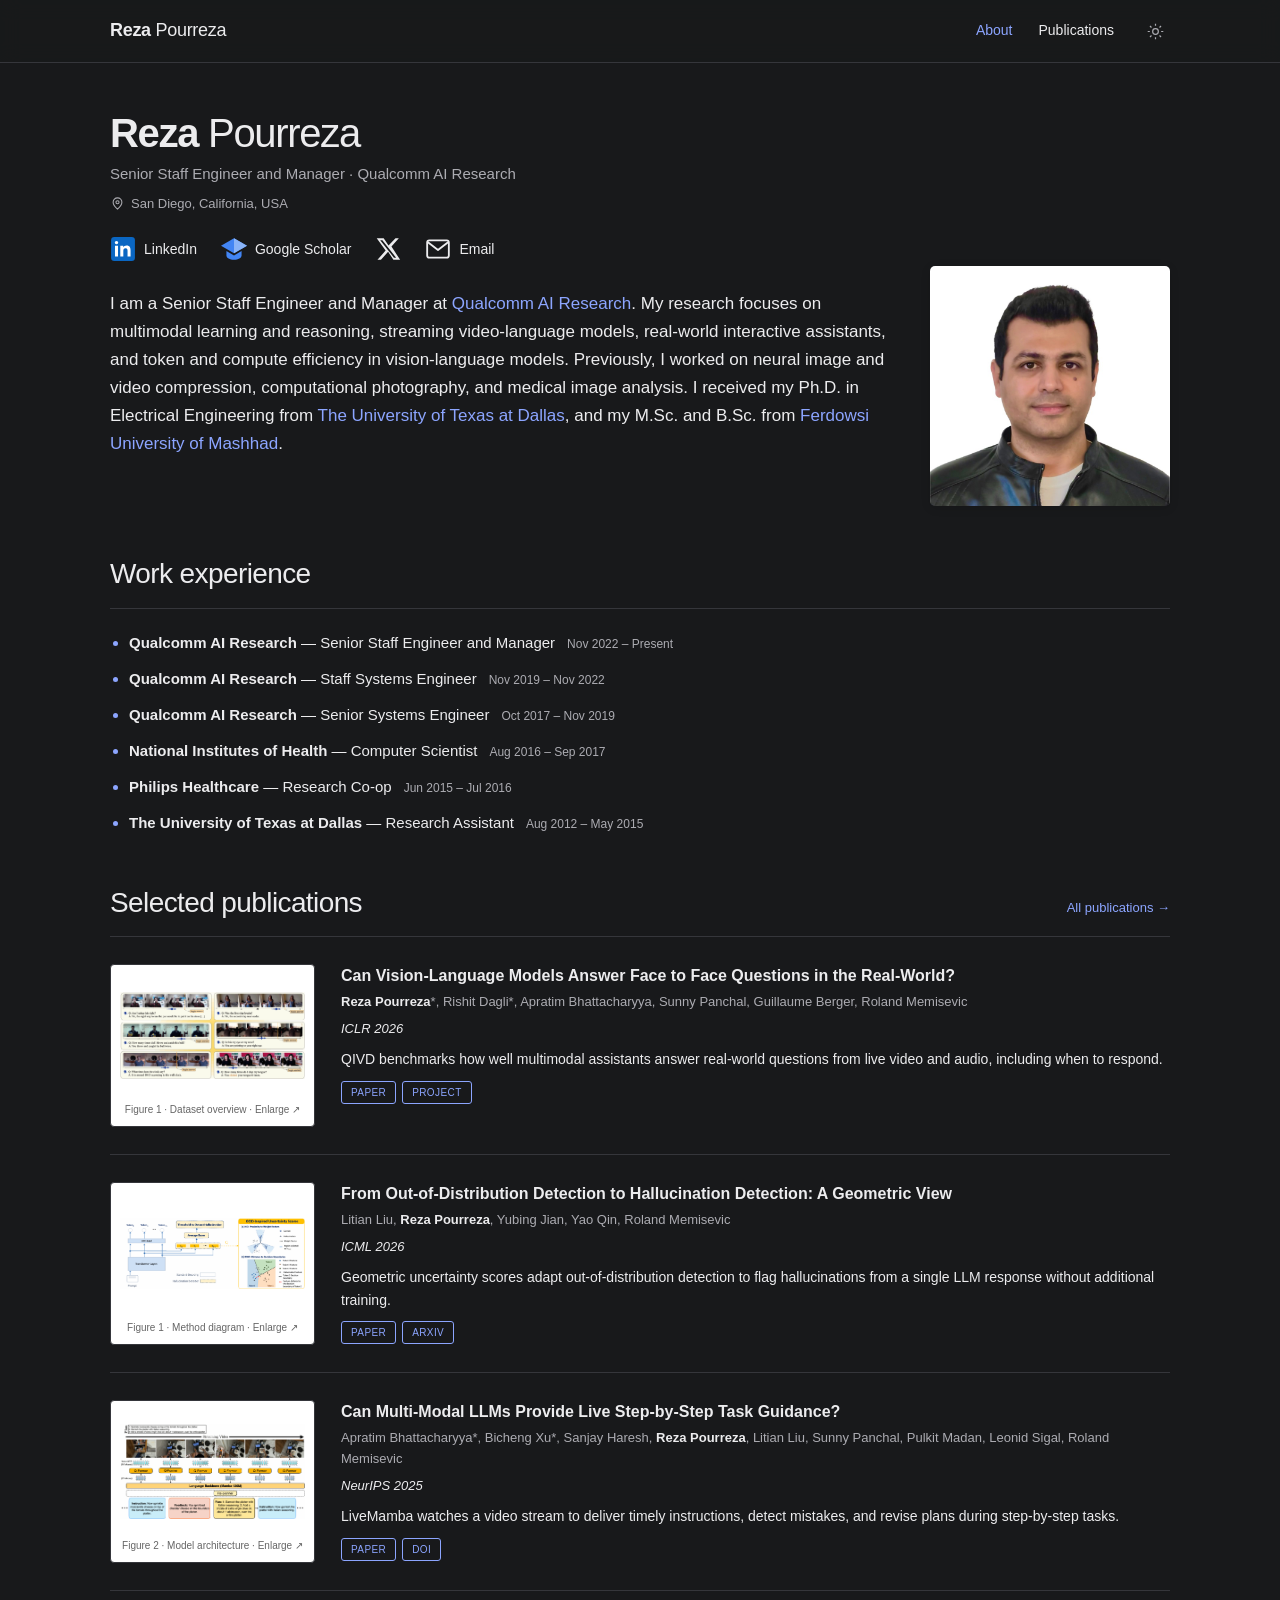
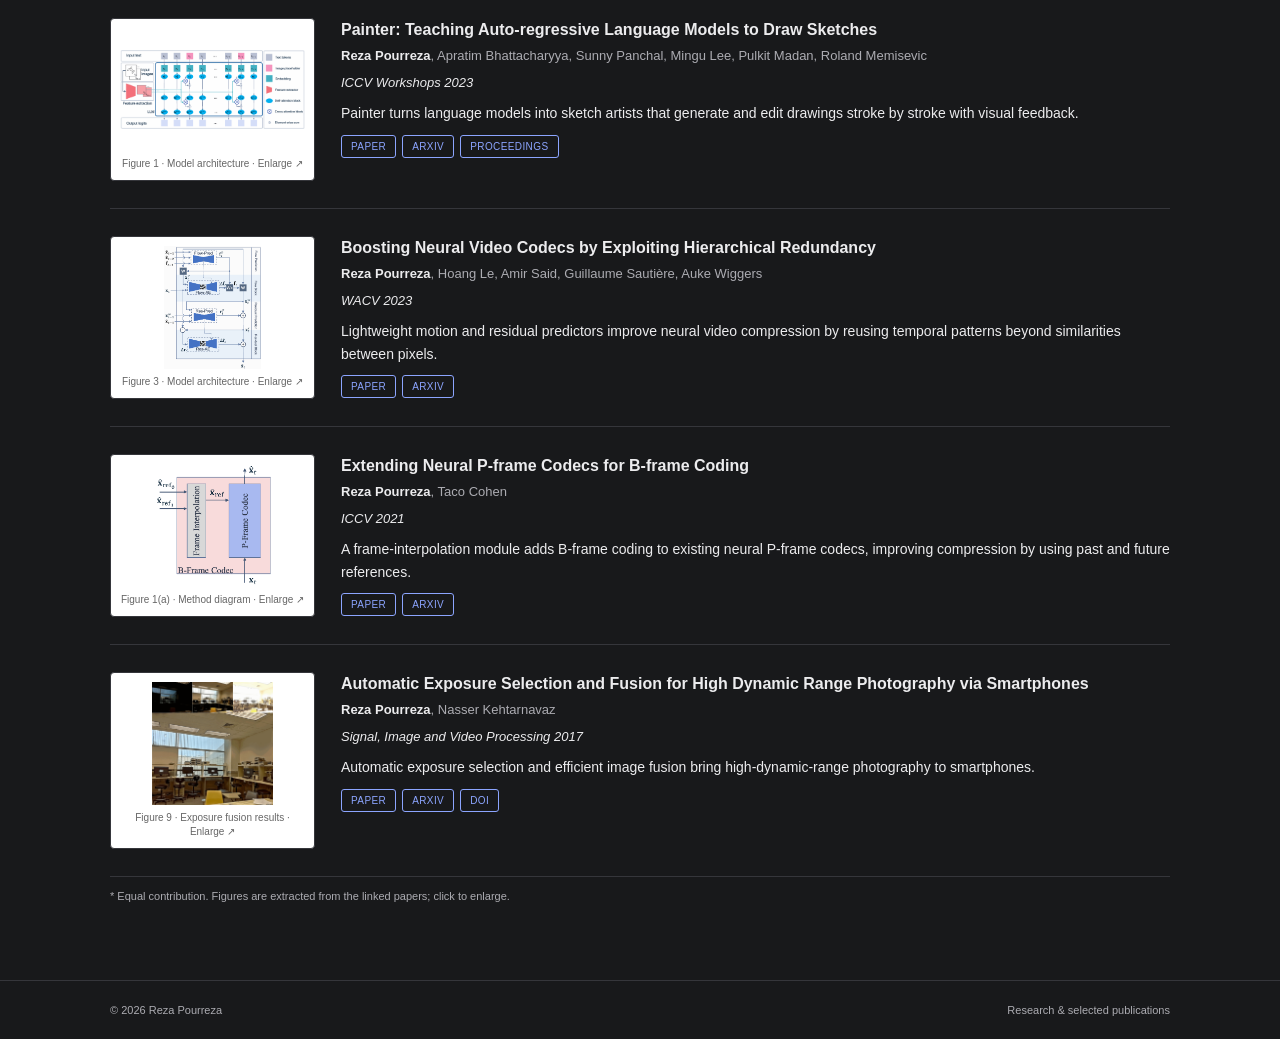
<file: index.html>
<!doctype html>
<html lang="en" data-theme="dark"><head><meta charset="utf-8"><meta name="viewport" content="width=device-width, initial-scale=1"><meta name="description" content="Reza Pourreza is a Senior Staff Engineer and Manager at Qualcomm AI Research in San Diego, working on multimodal reasoning and token and compute efficiency in vision-language models."><meta name="theme-color" content="#18191b"><title>Reza Pourreza | Qualcomm AI Research</title><link rel="icon" type="image/svg+xml" href="assets/favicon.svg"><script>try {document.documentElement.dataset.theme=localStorage.getItem("reza-theme-v2")==="light"?"light":"dark"} catch {}</script><link rel="stylesheet" href="assets/style.css"><script src="assets/site.js" defer></script></head><body><a class="skip-link" href="#main">Skip to content</a><header class="site-header"><div class="container header-inner"><a class="wordmark" href="index.html"><strong>Reza</strong> Pourreza</a><nav class="site-nav" aria-label="Main navigation"><a href="index.html" aria-current="page">About</a><a href="publications.html">Publications</a><button class="theme-toggle" type="button" aria-label="Switch to light theme" hidden><svg class="moon" width="17" height="17" viewBox="0 0 24 24" fill="none" stroke="currentColor" stroke-width="1.7" aria-hidden="true"><path d="M20.8 13.1A9 9 0 0 1 10.9 3.2a9 9 0 1 0 9.9 9.9Z"/></svg><svg class="sun" width="17" height="17" viewBox="0 0 24 24" fill="none" stroke="currentColor" stroke-width="1.7" aria-hidden="true"><circle cx="12" cy="12" r="4"/><path d="M12 1v3m0 16v3M1 12h3m16 0h3M4.2 4.2l2.1 2.1m11.4 11.4 2.1 2.1M4.2 19.8l2.1-2.1M17.7 6.3l2.1-2.1"/></svg></button></nav></div></header><main class="container" id="main"><h1><strong>Reza</strong> Pourreza</h1><p class="role">Senior Staff Engineer and Manager · Qualcomm AI Research</p><p class="location"><svg viewBox="0 0 24 24" aria-hidden="true" fill="none" stroke="currentColor" stroke-width="1.7"><path d="M19 10c0 5-7 11-7 11S5 15 5 10a7 7 0 1 1 14 0Z"/><circle cx="12" cy="10" r="2.5"/></svg>San Diego, California, USA</p><nav class="social-links" aria-label="Professional profiles and email"><a class="social-linkedin" href="https://www.linkedin.com/in/rpourreza/" title="LinkedIn" aria-label="LinkedIn"><svg viewBox="0 0 24 24" aria-hidden="true"><rect x="1" y="1" width="22" height="22" rx="3" fill="#0a66c2"/><path fill="#fff" d="M6 4.5a1.6 1.6 0 1 1 0 3.2 1.6 1.6 0 0 1 0-3.2ZM4.6 9h2.8v10H4.6ZM9.5 9h2.7v1.4c.6-1 1.6-1.7 3.1-1.7 3 0 3.7 2 3.7 4.6V19h-2.8v-5.1c0-1.3-.1-2.6-1.8-2.6s-2.1 1.3-2.1 2.5V19H9.5Z"/></svg><span>LinkedIn</span></a><a class="social-scholar" href="https://scholar.google.com/citations?hl=en&amp;user=BqNYf-oAAAAJ&amp;view_op=list_works&amp;sortby=pubdate" title="Google Scholar" aria-label="Google Scholar, sorted by date"><svg viewBox="0 0 24 24" aria-hidden="true"><path fill="#4285f4" d="M12 2 0 9l12 7 12-7L12 2Z"/><path fill="#4285f4" d="M5 13.8V18c0 2.2 3.1 4 7 4s7-1.8 7-4v-4.2L12 18l-7-4.2Z"/><path fill="#8ab4f8" d="m12 2 12 7-12 7V2Z"/></svg><span>Google Scholar</span></a><a class="social-x" href="https://x.com/reza_pourreza" title="X" aria-label="X"><svg viewBox="0 0 24 24" aria-hidden="true"><path d="M18.9 2H22l-6.8 7.8L23.2 22H17l-4.9-7.5L5.5 22H2.3l7.5-8.6L1.6 2H8l4.5 6.8L18.9 2ZM17.5 20h2L6.8 4h-2L17.5 20Z"/></svg><span class="visually-hidden">X</span></a><a class="social-mail" href="mailto:pourreza.reza@gmail.com" title="Email" aria-label="Email"><svg viewBox="0 0 24 24" aria-hidden="true"><rect x="2" y="4" width="20" height="16" rx="2" fill="none" stroke="currentColor" stroke-width="1.7"/><path d="m3 6 9 7 9-7" fill="none" stroke="currentColor" stroke-width="1.7" stroke-linecap="round" stroke-linejoin="round"/></svg><span>Email</span></a></nav><section class="bio" aria-label="Biography"><img class="portrait" src="assets/profile.jpeg" alt="Portrait of Reza Pourreza" width="240" height="240"><p>I am a Senior Staff Engineer and Manager at <a href="https://www.qualcomm.com/research/artificial-intelligence">Qualcomm AI Research</a>. My research focuses on multimodal learning and reasoning, streaming video-language models, real-world interactive assistants, and token and compute efficiency in vision-language models. Previously, I worked on neural image and video compression, computational photography, and medical image analysis. I received my Ph.D. in Electrical Engineering from <a href="https://www.utdallas.edu/">The University of Texas at Dallas</a>, and my M.Sc. and B.Sc. from <a href="https://en.um.ac.ir/">Ferdowsi University of Mashhad</a>.</p></section><section class="experience" aria-labelledby="experience-heading"><div class="section-heading"><h2 id="experience-heading">Work experience</h2></div><ul class="experience-list"><li><div><strong>Qualcomm AI Research</strong> — Senior Staff Engineer and Manager</div><span class="experience-date">Nov 2022 – Present</span></li><li><div><strong>Qualcomm AI Research</strong> — Staff Systems Engineer</div><span class="experience-date">Nov 2019 – Nov 2022</span></li><li><div><strong>Qualcomm AI Research</strong> — Senior Systems Engineer</div><span class="experience-date">Oct 2017 – Nov 2019</span></li><li><div><strong>National Institutes of Health</strong> — Computer Scientist</div><span class="experience-date">Aug 2016 – Sep 2017</span></li><li><div><strong>Philips Healthcare</strong> — Research Co-op</div><span class="experience-date">Jun 2015 – Jul 2016</span></li><li><div><strong>The University of Texas at Dallas</strong> — Research Assistant</div><span class="experience-date">Aug 2012 – May 2015</span></li></ul></section><section aria-labelledby="selected-heading"><div class="section-heading"><h2 id="selected-heading">Selected publications</h2><a href="publications.html">All publications →</a></div><ul class="paper-list"><li class="selected-paper" id="qivd"><a class="figure-link" href="assets/papers/qivd-overview.png" aria-label="Enlarge figure for Can Vision-Language Models Answer Face to Face Questions in the Real-World?" data-title="Can Vision-Language Models Answer Face to Face Questions in the Real-World?" data-paper="https://proceedings.iclr.cc/paper_files/paper/2026/file/73bd5afe39a24881b1e5268efc899aaf-Paper-Conference.pdf" data-caption="Figure 1 · Dataset overview"><img src="assets/papers/qivd-overview.png" alt="QIVD dataset overview showing six examples of video, audio, spoken questions, answers, and answer timestamps." width="1650" height="770" loading="lazy"><span class="figure-label">Figure 1 · Dataset overview · Enlarge ↗</span></a><div><h3 class="paper-title"><a href="https://proceedings.iclr.cc/paper_files/paper/2026/file/73bd5afe39a24881b1e5268efc899aaf-Paper-Conference.pdf">Can Vision-Language Models Answer Face to Face Questions in the Real-World?</a></h3><p class="authors"><strong>Reza Pourreza</strong>*, Rishit Dagli*, Apratim Bhattacharyya, Sunny Panchal, Guillaume Berger, Roland Memisevic</p><p class="venue">ICLR 2026</p><p class="summary">QIVD benchmarks how well multimodal assistants answer real-world questions from live video and audio, including when to respond.</p><div class="paper-links"><a href="https://proceedings.iclr.cc/paper_files/paper/2026/file/73bd5afe39a24881b1e5268efc899aaf-Paper-Conference.pdf">Paper</a><a href="https://www.qualcomm.com/developer/software/qualcomm-interactive-video-dataset-qivd">Project</a></div></div></li><li class="selected-paper" id="geometric-hallucination"><a class="figure-link" href="assets/papers/geometric-hallucination-detection.png" aria-label="Enlarge figure for From Out-of-Distribution Detection to Hallucination Detection: A Geometric View" data-title="From Out-of-Distribution Detection to Hallucination Detection: A Geometric View" data-paper="https://arxiv.org/pdf/2602.07253" data-caption="Figure 1 · Method diagram"><img src="assets/papers/geometric-hallucination-detection.png" alt="OOD-inspired hallucination detector with per-token uncertainty scores, sequence averaging, and geometric NCI and fDBD scores." width="1983" height="770" loading="lazy"><span class="figure-label">Figure 1 · Method diagram · Enlarge ↗</span></a><div><h3 class="paper-title"><a href="https://arxiv.org/pdf/2602.07253">From Out-of-Distribution Detection to Hallucination Detection: A Geometric View</a></h3><p class="authors">Litian Liu, <strong>Reza Pourreza</strong>, Yubing Jian, Yao Qin, Roland Memisevic</p><p class="venue">ICML 2026</p><p class="summary">Geometric uncertainty scores adapt out-of-distribution detection to flag hallucinations from a single LLM response without additional training.</p><div class="paper-links"><a href="https://arxiv.org/pdf/2602.07253">Paper</a><a href="https://arxiv.org/abs/2602.07253">arXiv</a></div></div></li><li class="selected-paper" id="live-mamba"><a class="figure-link" href="assets/papers/live-mamba-architecture.png" aria-label="Enlarge figure for Can Multi-Modal LLMs Provide Live Step-by-Step Task Guidance?" data-title="Can Multi-Modal LLMs Provide Live Step-by-Step Task Guidance?" data-paper="https://proceedings.neurips.cc/paper_files/paper/2025/file/207be3da143f1043336627c5d25aae50-Paper-Conference.pdf" data-caption="Figure 2 · Model architecture"><img src="assets/papers/live-mamba-architecture.png" alt="LiveMamba architecture: streaming video, InternViT features, Q-Former, Mamba-130M backbone, feedback, and re-planner." width="1654" height="854" loading="lazy"><span class="figure-label">Figure 2 · Model architecture · Enlarge ↗</span></a><div><h3 class="paper-title"><a href="https://proceedings.neurips.cc/paper_files/paper/2025/file/207be3da143f1043336627c5d25aae50-Paper-Conference.pdf">Can Multi-Modal LLMs Provide Live Step-by-Step Task Guidance?</a></h3><p class="authors">Apratim Bhattacharyya*, Bicheng Xu*, Sanjay Haresh, <strong>Reza Pourreza</strong>, Litian Liu, Sunny Panchal, Pulkit Madan, Leonid Sigal, Roland Memisevic</p><p class="venue">NeurIPS 2025</p><p class="summary">LiveMamba watches a video stream to deliver timely instructions, detect mistakes, and revise plans during step-by-step tasks.</p><div class="paper-links"><a href="https://proceedings.neurips.cc/paper_files/paper/2025/file/207be3da143f1043336627c5d25aae50-Paper-Conference.pdf">Paper</a><a href="https://doi.org/10.52202/085713-0755">DOI</a></div></div></li><li class="selected-paper" id="painter"><a class="figure-link" href="assets/papers/painter-architecture.png" aria-label="Enlarge figure for Painter: Teaching Auto-regressive Language Models to Draw Sketches" data-title="Painter: Teaching Auto-regressive Language Models to Draw Sketches" data-paper="https://arxiv.org/pdf/2308.08520" data-caption="Figure 1 · Model architecture"><img src="assets/papers/painter-architecture.png" alt="Multimodal Painter block diagram combining image features, text tokens, self-attention, and cross-attention." width="2070" height="875" loading="lazy"><span class="figure-label">Figure 1 · Model architecture · Enlarge ↗</span></a><div><h3 class="paper-title"><a href="https://arxiv.org/pdf/2308.08520">Painter: Teaching Auto-regressive Language Models to Draw Sketches</a></h3><p class="authors"><strong>Reza Pourreza</strong>, Apratim Bhattacharyya, Sunny Panchal, Mingu Lee, Pulkit Madan, Roland Memisevic</p><p class="venue">ICCV Workshops 2023</p><p class="summary">Painter turns language models into sketch artists that generate and edit drawings stroke by stroke with visual feedback.</p><div class="paper-links"><a href="https://arxiv.org/pdf/2308.08520">Paper</a><a href="https://arxiv.org/abs/2308.08520">arXiv</a><a href="https://openaccess.thecvf.com/content/ICCV2023W/MMFM/html/Pourreza_Painter_Teaching_Auto-Regressive_Language_Models_to_Draw_Sketches_ICCVW_2023_paper.html">Proceedings</a></div></div></li><li class="selected-paper" id="hierarchical-redundancy"><a class="figure-link" href="assets/papers/hierarchical-video-codec.png" aria-label="Enlarge figure for Boosting Neural Video Codecs by Exploiting Hierarchical Redundancy" data-title="Boosting Neural Video Codecs by Exploiting Hierarchical Redundancy" data-paper="https://arxiv.org/pdf/2208.04303" data-caption="Figure 3 · Model architecture"><img src="assets/papers/hierarchical-video-codec.png" alt="Inter-frame codec architecture with flow prediction, flow coding, residual prediction, and residual coding." width="766" height="975" loading="lazy"><span class="figure-label">Figure 3 · Model architecture · Enlarge ↗</span></a><div><h3 class="paper-title"><a href="https://arxiv.org/pdf/2208.04303">Boosting Neural Video Codecs by Exploiting Hierarchical Redundancy</a></h3><p class="authors"><strong>Reza Pourreza</strong>, Hoang Le, Amir Said, Guillaume Sautière, Auke Wiggers</p><p class="venue">WACV 2023</p><p class="summary">Lightweight motion and residual predictors improve neural video compression by reusing temporal patterns beyond similarities between pixels.</p><div class="paper-links"><a href="https://arxiv.org/pdf/2208.04303">Paper</a><a href="https://arxiv.org/abs/2208.04303">arXiv</a></div></div></li><li class="selected-paper" id="b-frame-codec"><a class="figure-link" href="assets/papers/neural-b-frame-codec.png" aria-label="Enlarge figure for Extending Neural P-frame Codecs for B-frame Coding" data-title="Extending Neural P-frame Codecs for B-frame Coding" data-paper="https://arxiv.org/pdf/2104.00531" data-caption="Figure 1(a) · Method diagram"><img src="assets/papers/neural-b-frame-codec.png" alt="The method panel of Figure 1: two reference frames feed interpolation, whose result is used by a P-frame codec." width="433" height="445" loading="lazy"><span class="figure-label">Figure 1(a) · Method diagram · Enlarge ↗</span></a><div><h3 class="paper-title"><a href="https://arxiv.org/pdf/2104.00531">Extending Neural P-frame Codecs for B-frame Coding</a></h3><p class="authors"><strong>Reza Pourreza</strong>, Taco Cohen</p><p class="venue">ICCV 2021</p><p class="summary">A frame-interpolation module adds B-frame coding to existing neural P-frame codecs, improving compression by using past and future references.</p><div class="paper-links"><a href="https://arxiv.org/pdf/2104.00531">Paper</a><a href="https://arxiv.org/abs/2104.00531">arXiv</a></div></div></li><li class="selected-paper" id="automatic-hdr"><a class="figure-link" href="assets/papers/automatic-hdr-exposure.png" aria-label="Enlarge figure for Automatic Exposure Selection and Fusion for High Dynamic Range Photography via Smartphones" data-title="Automatic Exposure Selection and Fusion for High Dynamic Range Photography via Smartphones" data-paper="https://arxiv.org/pdf/2004.10365" data-caption="Figure 9 · Exposure fusion results"><img src="assets/papers/automatic-hdr-exposure.png" alt="Under-exposed, normal-exposed, and over-exposed smartphone images above their fused high-dynamic-range result." width="986" height="1006" loading="lazy"><span class="figure-label">Figure 9 · Exposure fusion results · Enlarge ↗</span></a><div><h3 class="paper-title"><a href="https://arxiv.org/pdf/2004.10365">Automatic Exposure Selection and Fusion for High Dynamic Range Photography via Smartphones</a></h3><p class="authors"><strong>Reza Pourreza</strong>, Nasser Kehtarnavaz</p><p class="venue">Signal, Image and Video Processing 2017</p><p class="summary">Automatic exposure selection and efficient image fusion bring high-dynamic-range photography to smartphones.</p><div class="paper-links"><a href="https://arxiv.org/pdf/2004.10365">Paper</a><a href="https://arxiv.org/abs/2004.10365">arXiv</a><a href="https://doi.org/10.1007/s11760-017-1104-9">DOI</a></div></div></li></ul><p class="equal-note">* Equal contribution. Figures are extracted from the linked papers; click to enlarge.</p></section></main><footer class="site-footer"><div class="container footer-inner"><span>© 2026 Reza Pourreza</span><span>Research &amp; selected publications</span></div></footer><dialog class="figure-dialog" aria-labelledby="figure-title"><div class="dialog-top"><h2 id="figure-title">Paper figure</h2><button class="dialog-close" type="button" aria-label="Close figure">×</button></div><img class="dialog-image" alt=""><p class="dialog-caption"><span class="figure-detail"></span><a class="figure-source" href="index.html">Read paper ↗</a></p></dialog></body></html>
</file>
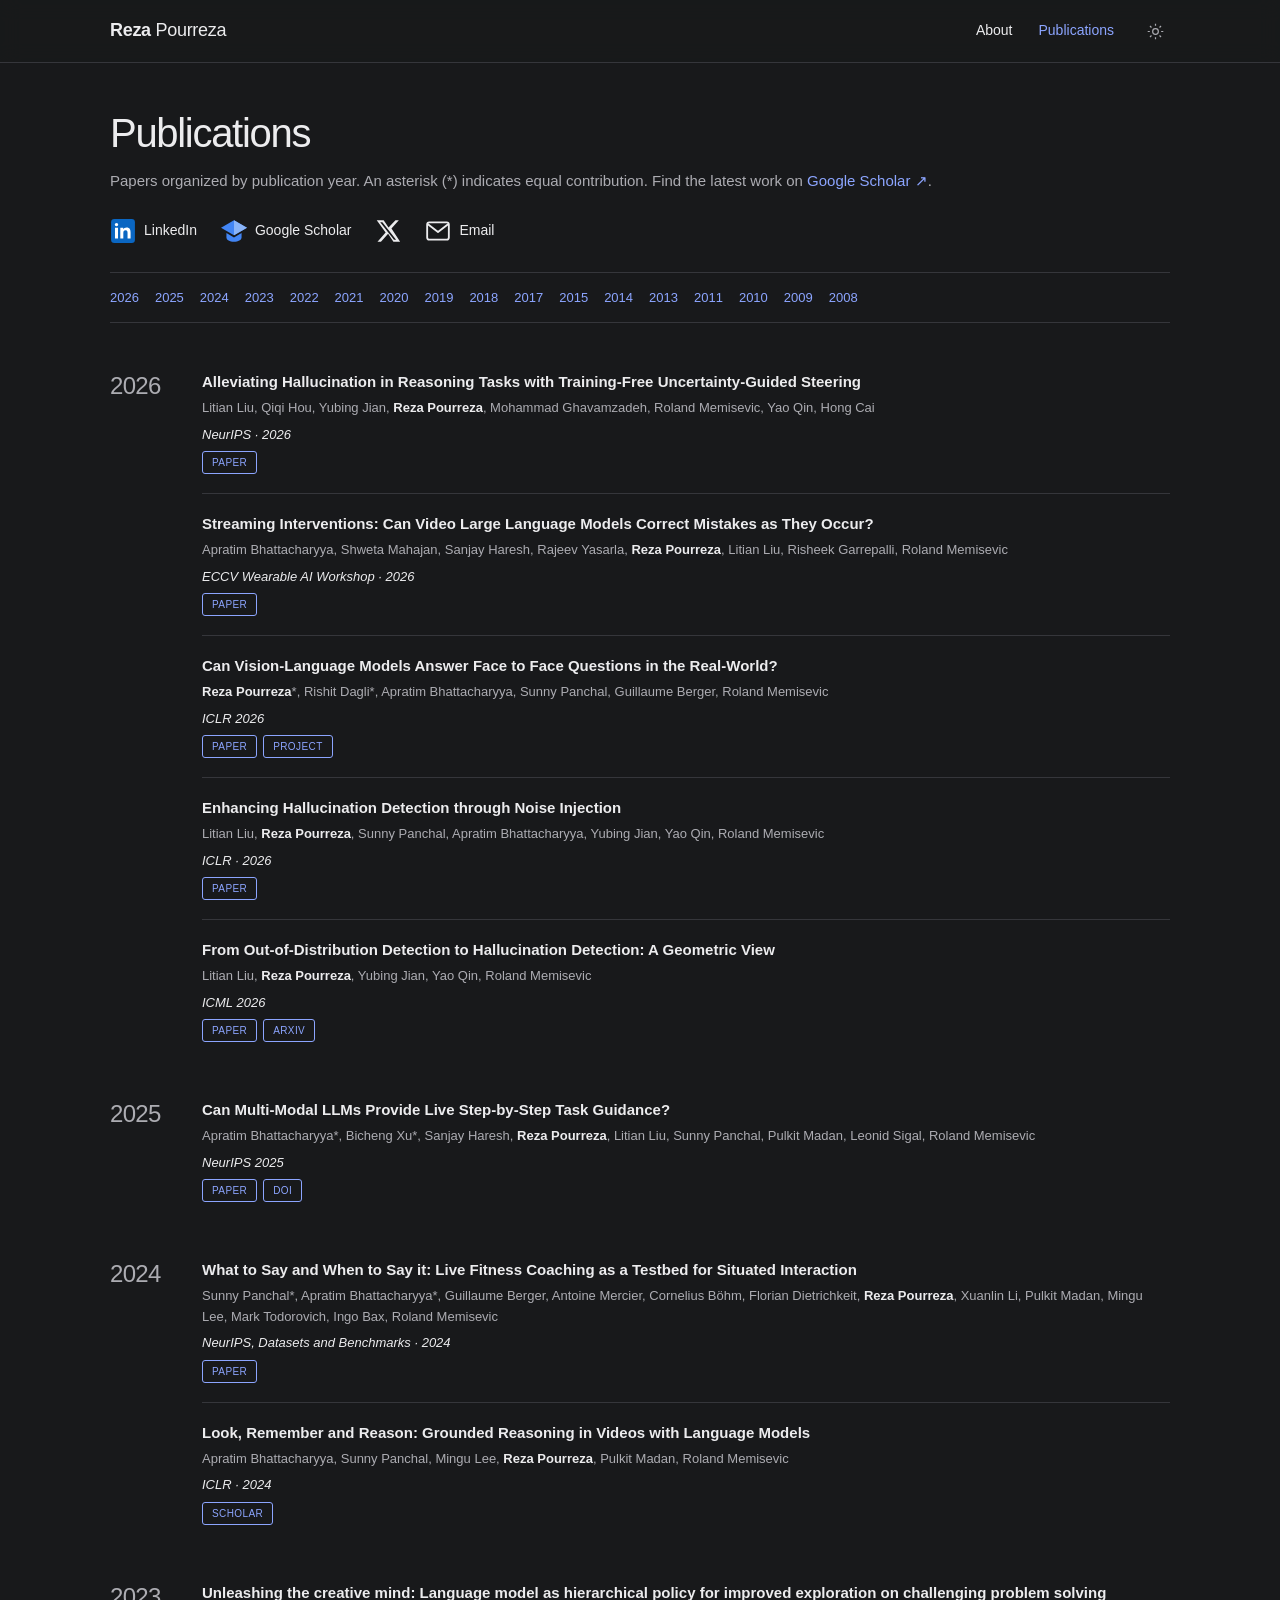
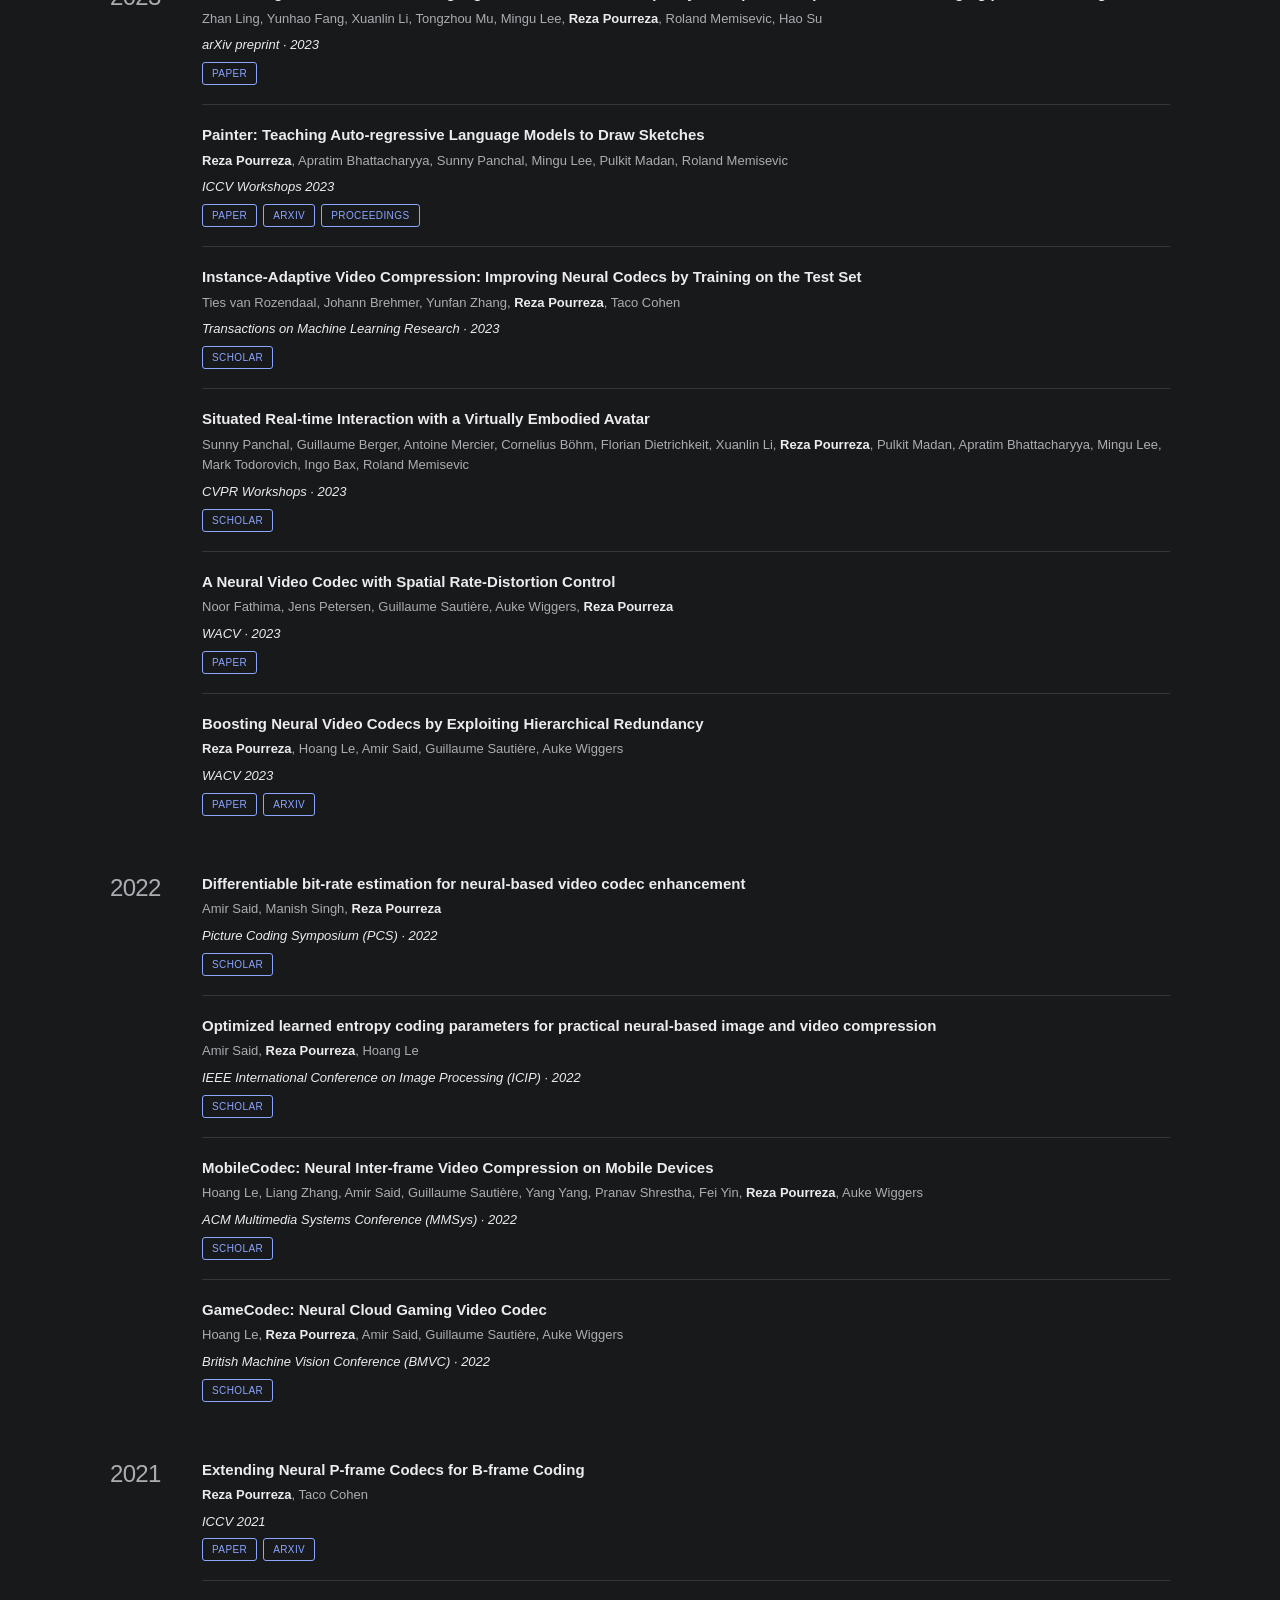
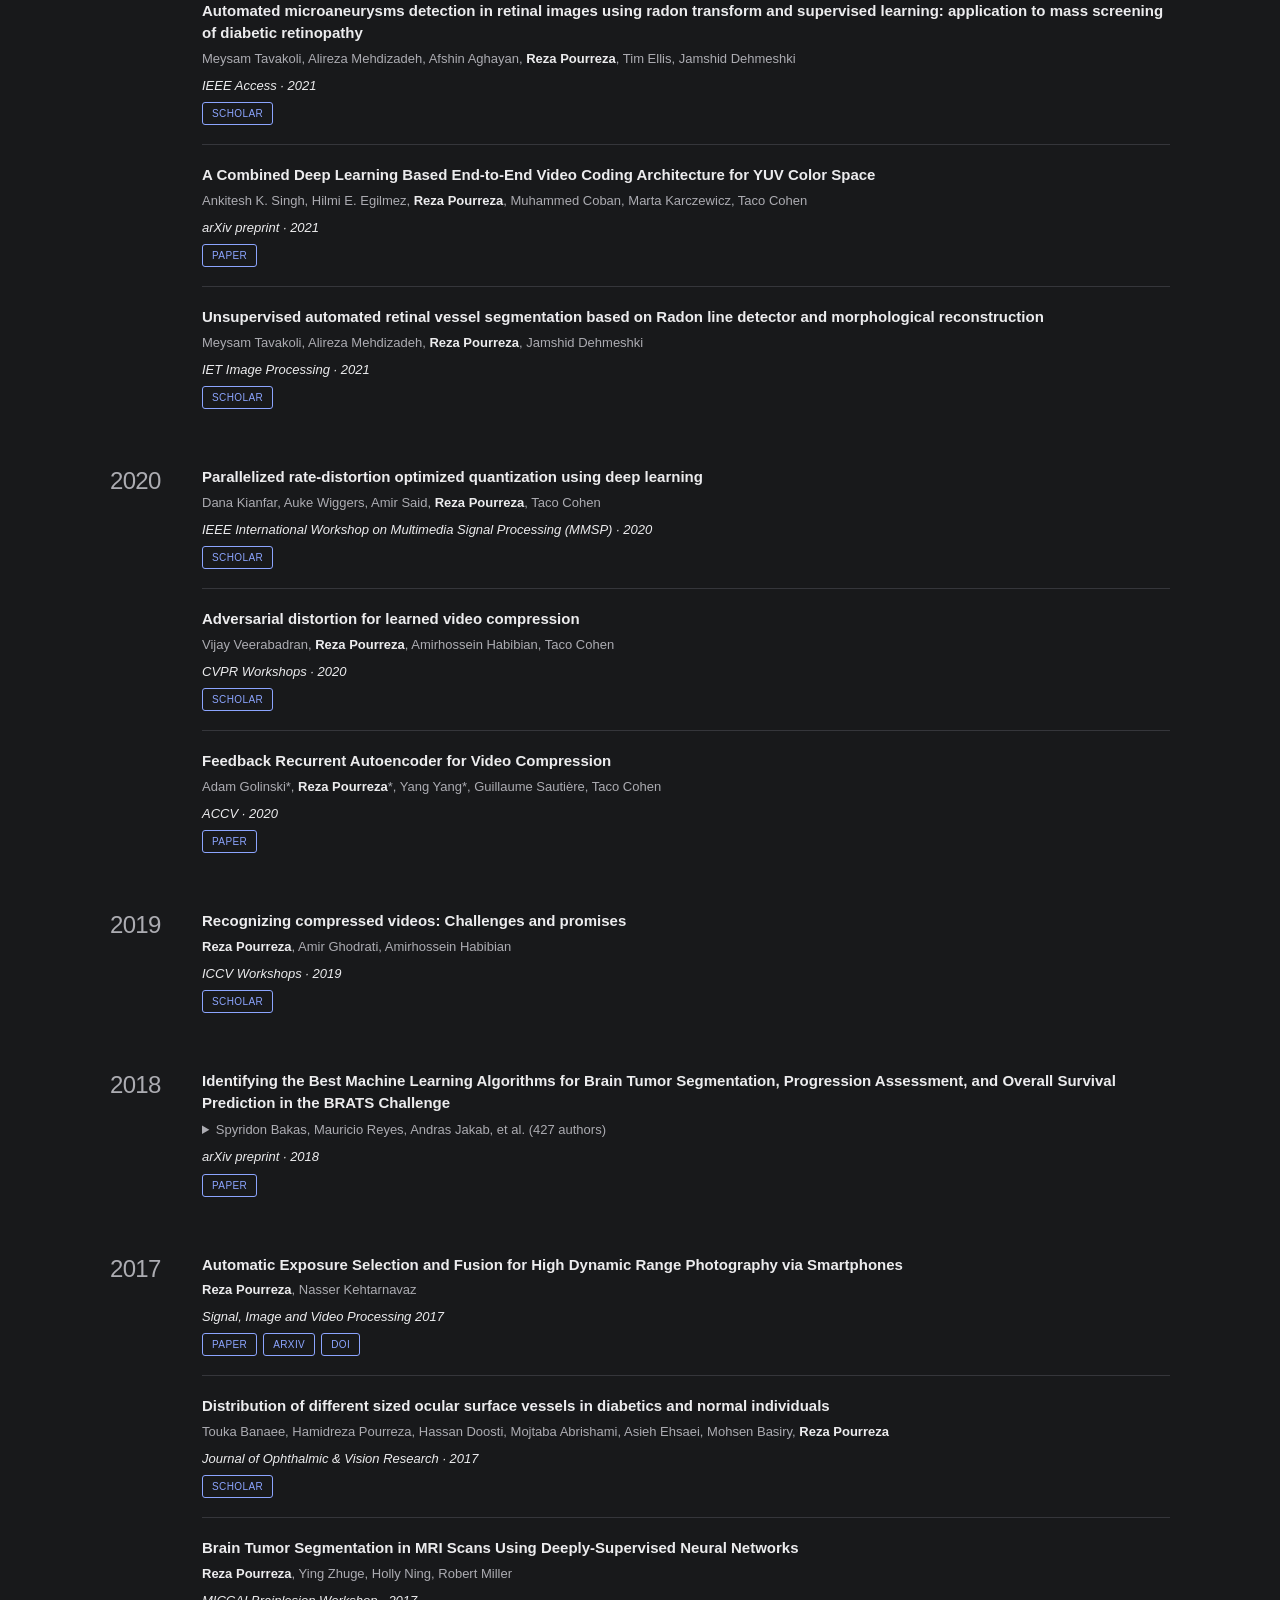
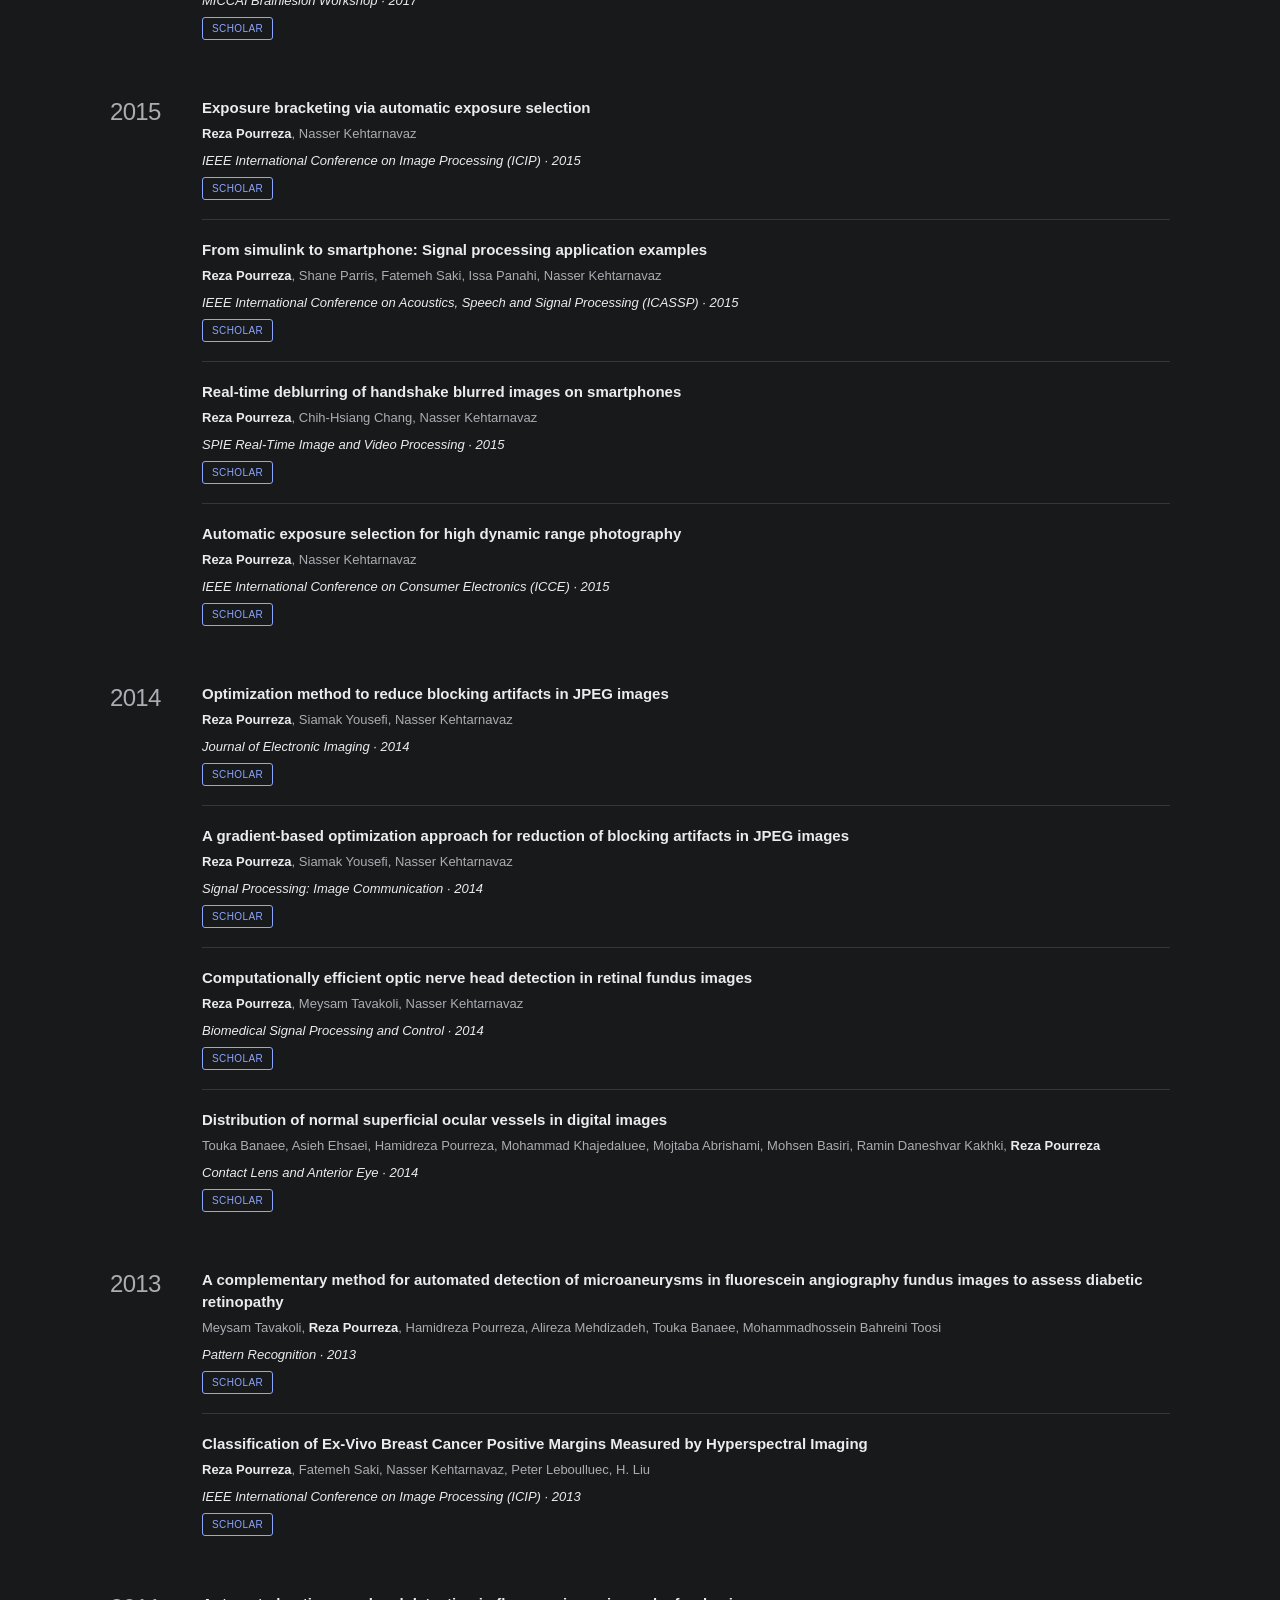
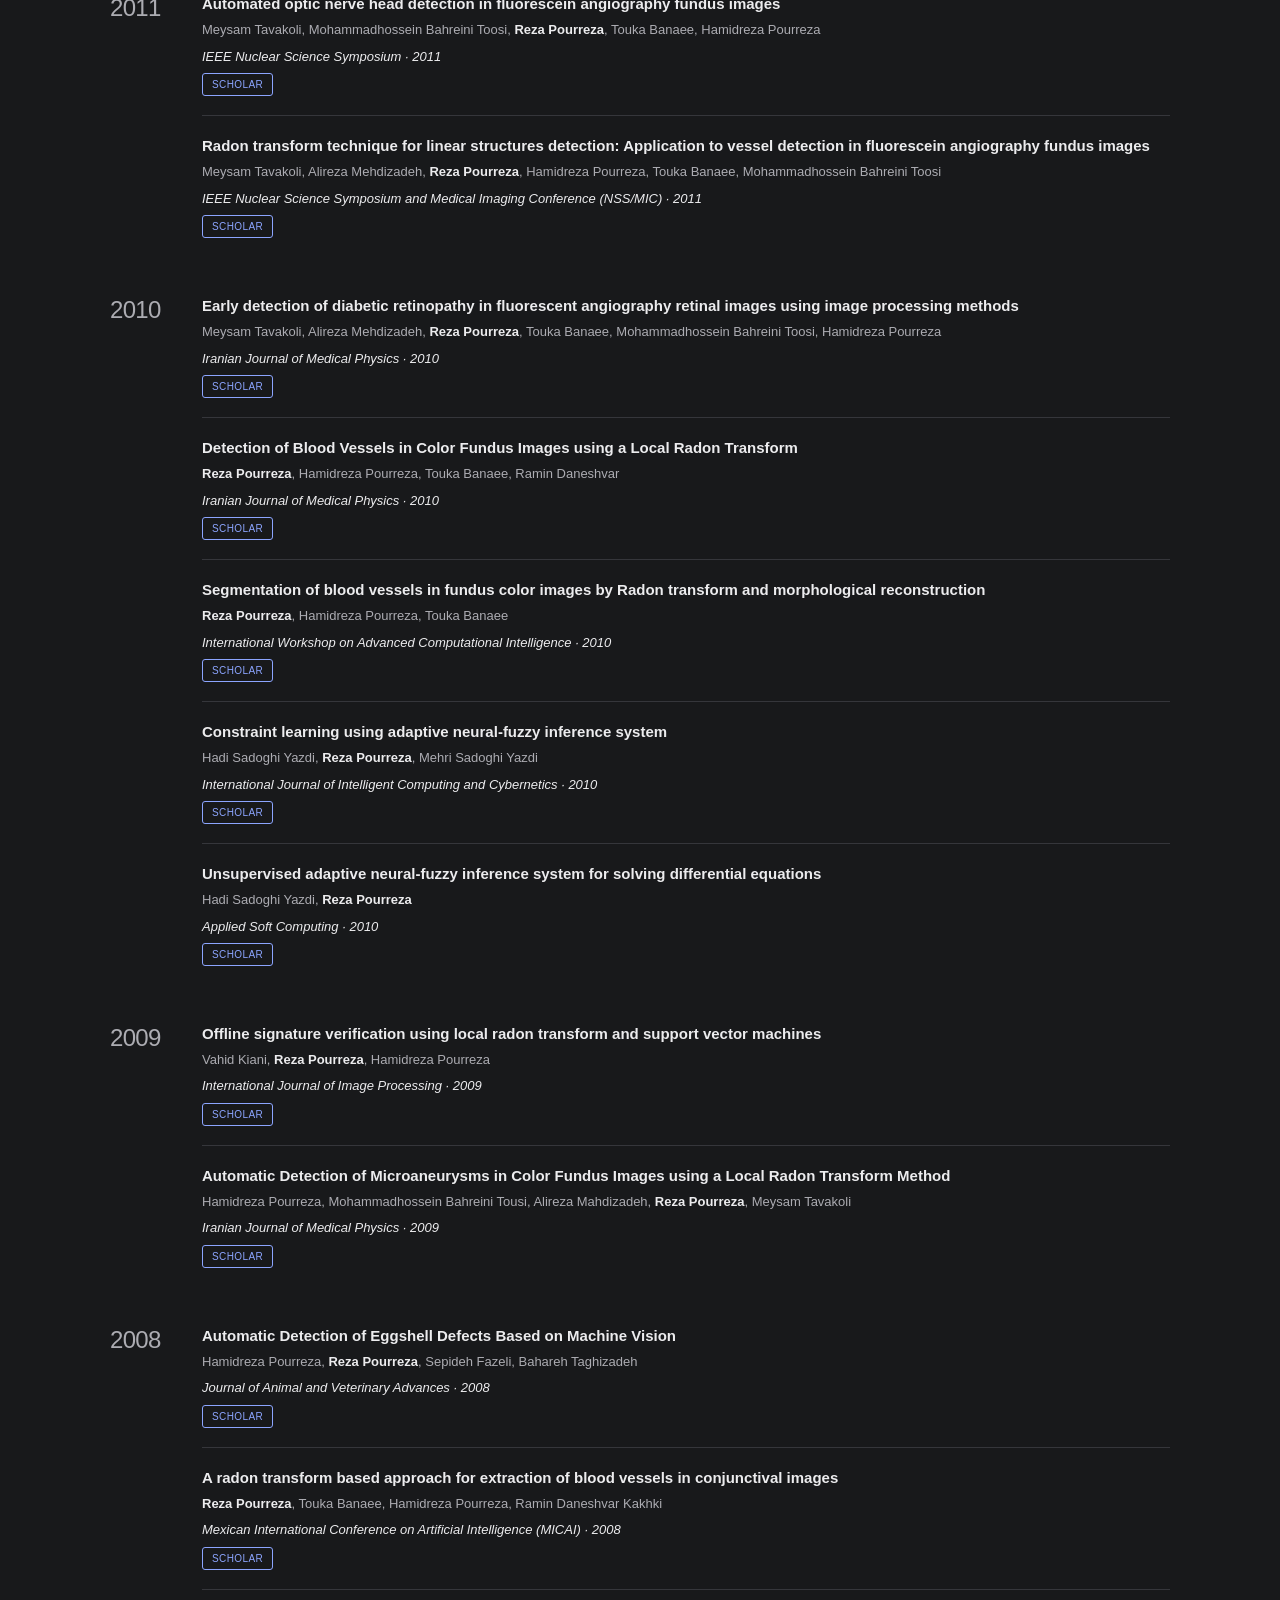
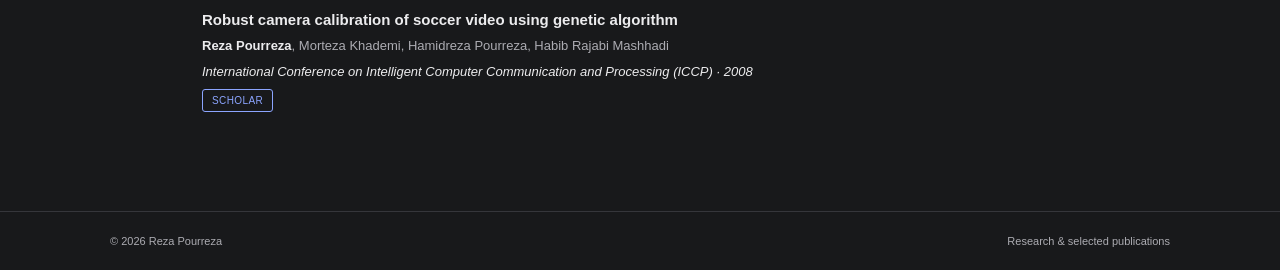
<file: publications.html>
<!doctype html>
<html lang="en" data-theme="dark"><head><meta charset="utf-8"><meta name="viewport" content="width=device-width, initial-scale=1"><meta name="description" content="Research publications by Reza Pourreza, organized by year, covering multimodal reasoning, reliable AI, neural compression, and imaging."><meta name="theme-color" content="#18191b"><title>Publications | Reza Pourreza</title><link rel="icon" type="image/svg+xml" href="assets/favicon.svg"><script>try {document.documentElement.dataset.theme=localStorage.getItem("reza-theme-v2")==="light"?"light":"dark"} catch {}</script><link rel="stylesheet" href="assets/style.css"><script src="assets/site.js" defer></script></head><body><a class="skip-link" href="#main">Skip to content</a><header class="site-header"><div class="container header-inner"><a class="wordmark" href="index.html"><strong>Reza</strong> Pourreza</a><nav class="site-nav" aria-label="Main navigation"><a href="index.html">About</a><a href="publications.html" aria-current="page">Publications</a><button class="theme-toggle" type="button" aria-label="Switch to light theme" hidden><svg class="moon" width="17" height="17" viewBox="0 0 24 24" fill="none" stroke="currentColor" stroke-width="1.7" aria-hidden="true"><path d="M20.8 13.1A9 9 0 0 1 10.9 3.2a9 9 0 1 0 9.9 9.9Z"/></svg><svg class="sun" width="17" height="17" viewBox="0 0 24 24" fill="none" stroke="currentColor" stroke-width="1.7" aria-hidden="true"><circle cx="12" cy="12" r="4"/><path d="M12 1v3m0 16v3M1 12h3m16 0h3M4.2 4.2l2.1 2.1m11.4 11.4 2.1 2.1M4.2 19.8l2.1-2.1M17.7 6.3l2.1-2.1"/></svg></button></nav></div></header><main class="container" id="main"><h1>Publications</h1><p class="page-intro">Papers organized by publication year. An asterisk (*) indicates equal contribution. Find the latest work on <a href="https://scholar.google.com/citations?hl=en&amp;user=BqNYf-oAAAAJ&amp;view_op=list_works&amp;sortby=pubdate">Google Scholar ↗</a>.</p><nav class="social-links" aria-label="Professional profiles and email"><a class="social-linkedin" href="https://www.linkedin.com/in/rpourreza/" title="LinkedIn" aria-label="LinkedIn"><svg viewBox="0 0 24 24" aria-hidden="true"><rect x="1" y="1" width="22" height="22" rx="3" fill="#0a66c2"/><path fill="#fff" d="M6 4.5a1.6 1.6 0 1 1 0 3.2 1.6 1.6 0 0 1 0-3.2ZM4.6 9h2.8v10H4.6ZM9.5 9h2.7v1.4c.6-1 1.6-1.7 3.1-1.7 3 0 3.7 2 3.7 4.6V19h-2.8v-5.1c0-1.3-.1-2.6-1.8-2.6s-2.1 1.3-2.1 2.5V19H9.5Z"/></svg><span>LinkedIn</span></a><a class="social-scholar" href="https://scholar.google.com/citations?hl=en&amp;user=BqNYf-oAAAAJ&amp;view_op=list_works&amp;sortby=pubdate" title="Google Scholar" aria-label="Google Scholar, sorted by date"><svg viewBox="0 0 24 24" aria-hidden="true"><path fill="#4285f4" d="M12 2 0 9l12 7 12-7L12 2Z"/><path fill="#4285f4" d="M5 13.8V18c0 2.2 3.1 4 7 4s7-1.8 7-4v-4.2L12 18l-7-4.2Z"/><path fill="#8ab4f8" d="m12 2 12 7-12 7V2Z"/></svg><span>Google Scholar</span></a><a class="social-x" href="https://x.com/reza_pourreza" title="X" aria-label="X"><svg viewBox="0 0 24 24" aria-hidden="true"><path d="M18.9 2H22l-6.8 7.8L23.2 22H17l-4.9-7.5L5.5 22H2.3l7.5-8.6L1.6 2H8l4.5 6.8L18.9 2ZM17.5 20h2L6.8 4h-2L17.5 20Z"/></svg><span class="visually-hidden">X</span></a><a class="social-mail" href="mailto:pourreza.reza@gmail.com" title="Email" aria-label="Email"><svg viewBox="0 0 24 24" aria-hidden="true"><rect x="2" y="4" width="20" height="16" rx="2" fill="none" stroke="currentColor" stroke-width="1.7"/><path d="m3 6 9 7 9-7" fill="none" stroke="currentColor" stroke-width="1.7" stroke-linecap="round" stroke-linejoin="round"/></svg><span>Email</span></a></nav><nav class="year-index" aria-label="Jump to publication year"><a href="#year-2026">2026</a><a href="#year-2025">2025</a><a href="#year-2024">2024</a><a href="#year-2023">2023</a><a href="#year-2022">2022</a><a href="#year-2021">2021</a><a href="#year-2020">2020</a><a href="#year-2019">2019</a><a href="#year-2018">2018</a><a href="#year-2017">2017</a><a href="#year-2015">2015</a><a href="#year-2014">2014</a><a href="#year-2013">2013</a><a href="#year-2011">2011</a><a href="#year-2010">2010</a><a href="#year-2009">2009</a><a href="#year-2008">2008</a></nav><section class="publication-year" id="year-2026" aria-labelledby="heading-2026"><h2 id="heading-2026">2026</h2><ul class="paper-list"><li class="publication-item" id="alleviating-hallucination-in-reasoning-tasks-with-training-free-uncertainty-guided-steering"><h3 class="paper-title"><a href="https://arxiv.org/abs/2609.38962">Alleviating Hallucination in Reasoning Tasks with Training-Free Uncertainty-Guided Steering</a></h3><p class="authors">Litian Liu, Qiqi Hou, Yubing Jian, <strong>Reza Pourreza</strong>, Mohammad Ghavamzadeh, Roland Memisevic, Yao Qin, Hong Cai</p><p class="venue">NeurIPS · 2026</p><div class="paper-links"><a href="https://arxiv.org/abs/2609.38962">Paper</a></div></li><li class="publication-item" id="streaming-interventions-can-video-large-language-models-correct-mistakes-as-they-occur"><h3 class="paper-title"><a href="https://arxiv.org/abs/2606.09547">Streaming Interventions: Can Video Large Language Models Correct Mistakes as They Occur?</a></h3><p class="authors">Apratim Bhattacharyya, Shweta Mahajan, Sanjay Haresh, Rajeev Yasarla, <strong>Reza Pourreza</strong>, Litian Liu, Risheek Garrepalli, Roland Memisevic</p><p class="venue">ECCV Wearable AI Workshop · 2026</p><div class="paper-links"><a href="https://arxiv.org/abs/2606.09547">Paper</a></div></li><li class="publication-item" id="qivd"><h3 class="paper-title"><a href="https://proceedings.iclr.cc/paper_files/paper/2026/file/73bd5afe39a24881b1e5268efc899aaf-Paper-Conference.pdf">Can Vision-Language Models Answer Face to Face Questions in the Real-World?</a></h3><p class="authors"><strong>Reza Pourreza</strong>*, Rishit Dagli*, Apratim Bhattacharyya, Sunny Panchal, Guillaume Berger, Roland Memisevic</p><p class="venue">ICLR 2026</p><div class="paper-links"><a href="https://proceedings.iclr.cc/paper_files/paper/2026/file/73bd5afe39a24881b1e5268efc899aaf-Paper-Conference.pdf">Paper</a><a href="https://www.qualcomm.com/developer/software/qualcomm-interactive-video-dataset-qivd">Project</a></div></li><li class="publication-item" id="enhancing-hallucination-detection-through-noise-injection"><h3 class="paper-title"><a href="https://arxiv.org/abs/2502.03799">Enhancing Hallucination Detection through Noise Injection</a></h3><p class="authors">Litian Liu, <strong>Reza Pourreza</strong>, Sunny Panchal, Apratim Bhattacharyya, Yubing Jian, Yao Qin, Roland Memisevic</p><p class="venue">ICLR · 2026</p><div class="paper-links"><a href="https://arxiv.org/abs/2502.03799">Paper</a></div></li><li class="publication-item" id="geometric-hallucination"><h3 class="paper-title"><a href="https://arxiv.org/abs/2602.07253">From Out-of-Distribution Detection to Hallucination Detection: A Geometric View</a></h3><p class="authors">Litian Liu, <strong>Reza Pourreza</strong>, Yubing Jian, Yao Qin, Roland Memisevic</p><p class="venue">ICML 2026</p><div class="paper-links"><a href="https://arxiv.org/pdf/2602.07253">Paper</a><a href="https://arxiv.org/abs/2602.07253">arXiv</a></div></li></ul></section><section class="publication-year" id="year-2025" aria-labelledby="heading-2025"><h2 id="heading-2025">2025</h2><ul class="paper-list"><li class="publication-item" id="live-mamba"><h3 class="paper-title"><a href="https://proceedings.neurips.cc/paper_files/paper/2025/file/207be3da143f1043336627c5d25aae50-Paper-Conference.pdf">Can Multi-Modal LLMs Provide Live Step-by-Step Task Guidance?</a></h3><p class="authors">Apratim Bhattacharyya*, Bicheng Xu*, Sanjay Haresh, <strong>Reza Pourreza</strong>, Litian Liu, Sunny Panchal, Pulkit Madan, Leonid Sigal, Roland Memisevic</p><p class="venue">NeurIPS 2025</p><div class="paper-links"><a href="https://proceedings.neurips.cc/paper_files/paper/2025/file/207be3da143f1043336627c5d25aae50-Paper-Conference.pdf">Paper</a><a href="https://doi.org/10.52202/085713-0755">DOI</a></div></li></ul></section><section class="publication-year" id="year-2024" aria-labelledby="heading-2024"><h2 id="heading-2024">2024</h2><ul class="paper-list"><li class="publication-item" id="what-to-say-and-when-to-say-it-live-fitness-coaching-as-a-testbed-for-situated-interaction"><h3 class="paper-title"><a href="https://proceedings.neurips.cc/paper_files/paper/2024/hash/8aa695b5d6bf9e958d4e56b22c9b859d-Abstract-Datasets_and_Benchmarks_Track.html">What to Say and When to Say it: Live Fitness Coaching as a Testbed for Situated Interaction</a></h3><p class="authors">Sunny Panchal*, Apratim Bhattacharyya*, Guillaume Berger, Antoine Mercier, Cornelius Böhm, Florian Dietrichkeit, <strong>Reza Pourreza</strong>, Xuanlin Li, Pulkit Madan, Mingu Lee, Mark Todorovich, Ingo Bax, Roland Memisevic</p><p class="venue">NeurIPS, Datasets and Benchmarks · 2024</p><div class="paper-links"><a href="https://proceedings.neurips.cc/paper_files/paper/2024/hash/8aa695b5d6bf9e958d4e56b22c9b859d-Abstract-Datasets_and_Benchmarks_Track.html">Paper</a></div></li><li class="publication-item" id="look-remember-and-reason-grounded-reasoning-in-videos-with-language-models"><h3 class="paper-title"><a href="https://scholar.google.com/citations?view_op=view_citation&amp;hl=en&amp;user=BqNYf-oAAAAJ&amp;sortby=pubdate&amp;citation_for_view=BqNYf-oAAAAJ:g5m5HwL7SMYC">Look, Remember and Reason: Grounded Reasoning in Videos with Language Models</a></h3><p class="authors">Apratim Bhattacharyya, Sunny Panchal, Mingu Lee, <strong>Reza Pourreza</strong>, Pulkit Madan, Roland Memisevic</p><p class="venue">ICLR · 2024</p><div class="paper-links"><a href="https://scholar.google.com/citations?view_op=view_citation&amp;hl=en&amp;user=BqNYf-oAAAAJ&amp;sortby=pubdate&amp;citation_for_view=BqNYf-oAAAAJ:g5m5HwL7SMYC">Scholar</a></div></li></ul></section><section class="publication-year" id="year-2023" aria-labelledby="heading-2023"><h2 id="heading-2023">2023</h2><ul class="paper-list"><li class="publication-item" id="unleashing-the-creative-mind-language-model-as-hierarchical-policy-for-improved-exploration-on-challenging-problem-solving"><h3 class="paper-title"><a href="https://arxiv.org/abs/2311.00694">Unleashing the creative mind: Language model as hierarchical policy for improved exploration on challenging problem solving</a></h3><p class="authors">Zhan Ling, Yunhao Fang, Xuanlin Li, Tongzhou Mu, Mingu Lee, <strong>Reza Pourreza</strong>, Roland Memisevic, Hao Su</p><p class="venue">arXiv preprint · 2023</p><div class="paper-links"><a href="https://arxiv.org/abs/2311.00694">Paper</a></div></li><li class="publication-item" id="painter"><h3 class="paper-title"><a href="https://openaccess.thecvf.com/content/ICCV2023W/MMFM/html/Pourreza_Painter_Teaching_Auto-Regressive_Language_Models_to_Draw_Sketches_ICCVW_2023_paper.html">Painter: Teaching Auto-regressive Language Models to Draw Sketches</a></h3><p class="authors"><strong>Reza Pourreza</strong>, Apratim Bhattacharyya, Sunny Panchal, Mingu Lee, Pulkit Madan, Roland Memisevic</p><p class="venue">ICCV Workshops 2023</p><div class="paper-links"><a href="https://arxiv.org/pdf/2308.08520">Paper</a><a href="https://arxiv.org/abs/2308.08520">arXiv</a><a href="https://openaccess.thecvf.com/content/ICCV2023W/MMFM/html/Pourreza_Painter_Teaching_Auto-Regressive_Language_Models_to_Draw_Sketches_ICCVW_2023_paper.html">Proceedings</a></div></li><li class="publication-item" id="instance-adaptive-video-compression-improving-neural-codecs-by-training-on-the-test-set"><h3 class="paper-title"><a href="https://scholar.google.com/citations?view_op=view_citation&amp;hl=en&amp;user=BqNYf-oAAAAJ&amp;sortby=pubdate&amp;citation_for_view=BqNYf-oAAAAJ:k_IJM867U9cC">Instance-Adaptive Video Compression: Improving Neural Codecs by Training on the Test Set</a></h3><p class="authors">Ties van Rozendaal, Johann Brehmer, Yunfan Zhang, <strong>Reza Pourreza</strong>, Taco Cohen</p><p class="venue">Transactions on Machine Learning Research · 2023</p><div class="paper-links"><a href="https://scholar.google.com/citations?view_op=view_citation&amp;hl=en&amp;user=BqNYf-oAAAAJ&amp;sortby=pubdate&amp;citation_for_view=BqNYf-oAAAAJ:k_IJM867U9cC">Scholar</a></div></li><li class="publication-item" id="situated-real-time-interaction-with-a-virtually-embodied-avatar"><h3 class="paper-title"><a href="https://scholar.google.com/citations?view_op=view_citation&amp;hl=en&amp;user=BqNYf-oAAAAJ&amp;cstart=20&amp;pagesize=80&amp;sortby=pubdate&amp;citation_for_view=BqNYf-oAAAAJ:lSLTfruPkqcC">Situated Real-time Interaction with a Virtually Embodied Avatar</a></h3><p class="authors">Sunny Panchal, Guillaume Berger, Antoine Mercier, Cornelius Böhm, Florian Dietrichkeit, Xuanlin Li, <strong>Reza Pourreza</strong>, Pulkit Madan, Apratim Bhattacharyya, Mingu Lee, Mark Todorovich, Ingo Bax, Roland Memisevic</p><p class="venue">CVPR Workshops · 2023</p><div class="paper-links"><a href="https://scholar.google.com/citations?view_op=view_citation&amp;hl=en&amp;user=BqNYf-oAAAAJ&amp;cstart=20&amp;pagesize=80&amp;sortby=pubdate&amp;citation_for_view=BqNYf-oAAAAJ:lSLTfruPkqcC">Scholar</a></div></li><li class="publication-item" id="a-neural-video-codec-with-spatial-rate-distortion-control"><h3 class="paper-title"><a href="https://openaccess.thecvf.com/content/WACV2023/html/Fathima_A_Neural_Video_Codec_With_Spatial_Rate-Distortion_Control_WACV_2023_paper.html">A Neural Video Codec with Spatial Rate-Distortion Control</a></h3><p class="authors">Noor Fathima, Jens Petersen, Guillaume Sautière, Auke Wiggers, <strong>Reza Pourreza</strong></p><p class="venue">WACV · 2023</p><div class="paper-links"><a href="https://openaccess.thecvf.com/content/WACV2023/html/Fathima_A_Neural_Video_Codec_With_Spatial_Rate-Distortion_Control_WACV_2023_paper.html">Paper</a></div></li><li class="publication-item" id="hierarchical-redundancy"><h3 class="paper-title"><a href="https://arxiv.org/abs/2208.04303">Boosting Neural Video Codecs by Exploiting Hierarchical Redundancy</a></h3><p class="authors"><strong>Reza Pourreza</strong>, Hoang Le, Amir Said, Guillaume Sautière, Auke Wiggers</p><p class="venue">WACV 2023</p><div class="paper-links"><a href="https://arxiv.org/pdf/2208.04303">Paper</a><a href="https://arxiv.org/abs/2208.04303">arXiv</a></div></li></ul></section><section class="publication-year" id="year-2022" aria-labelledby="heading-2022"><h2 id="heading-2022">2022</h2><ul class="paper-list"><li class="publication-item" id="differentiable-bit-rate-estimation-for-neural-based-video-codec-enhancement"><h3 class="paper-title"><a href="https://scholar.google.com/citations?view_op=view_citation&amp;hl=en&amp;user=BqNYf-oAAAAJ&amp;cstart=20&amp;pagesize=80&amp;sortby=pubdate&amp;citation_for_view=BqNYf-oAAAAJ:NaGl4SEjCO4C">Differentiable bit-rate estimation for neural-based video codec enhancement</a></h3><p class="authors">Amir Said, Manish Singh, <strong>Reza Pourreza</strong></p><p class="venue">Picture Coding Symposium (PCS) · 2022</p><div class="paper-links"><a href="https://scholar.google.com/citations?view_op=view_citation&amp;hl=en&amp;user=BqNYf-oAAAAJ&amp;cstart=20&amp;pagesize=80&amp;sortby=pubdate&amp;citation_for_view=BqNYf-oAAAAJ:NaGl4SEjCO4C">Scholar</a></div></li><li class="publication-item" id="optimized-learned-entropy-coding-parameters-for-practical-neural-based-image-and-video-compression"><h3 class="paper-title"><a href="https://scholar.google.com/citations?view_op=view_citation&amp;hl=en&amp;user=BqNYf-oAAAAJ&amp;cstart=20&amp;pagesize=80&amp;sortby=pubdate&amp;citation_for_view=BqNYf-oAAAAJ:GnPB-g6toBAC">Optimized learned entropy coding parameters for practical neural-based image and video compression</a></h3><p class="authors">Amir Said, <strong>Reza Pourreza</strong>, Hoang Le</p><p class="venue">IEEE International Conference on Image Processing (ICIP) · 2022</p><div class="paper-links"><a href="https://scholar.google.com/citations?view_op=view_citation&amp;hl=en&amp;user=BqNYf-oAAAAJ&amp;cstart=20&amp;pagesize=80&amp;sortby=pubdate&amp;citation_for_view=BqNYf-oAAAAJ:GnPB-g6toBAC">Scholar</a></div></li><li class="publication-item" id="mobilecodec-neural-inter-frame-video-compression-on-mobile-devices"><h3 class="paper-title"><a href="https://scholar.google.com/citations?view_op=view_citation&amp;hl=en&amp;user=BqNYf-oAAAAJ&amp;cstart=20&amp;pagesize=80&amp;sortby=pubdate&amp;citation_for_view=BqNYf-oAAAAJ:JV2RwH3_ST0C">MobileCodec: Neural Inter-frame Video Compression on Mobile Devices</a></h3><p class="authors">Hoang Le, Liang Zhang, Amir Said, Guillaume Sautière, Yang Yang, Pranav Shrestha, Fei Yin, <strong>Reza Pourreza</strong>, Auke Wiggers</p><p class="venue">ACM Multimedia Systems Conference (MMSys) · 2022</p><div class="paper-links"><a href="https://scholar.google.com/citations?view_op=view_citation&amp;hl=en&amp;user=BqNYf-oAAAAJ&amp;cstart=20&amp;pagesize=80&amp;sortby=pubdate&amp;citation_for_view=BqNYf-oAAAAJ:JV2RwH3_ST0C">Scholar</a></div></li><li class="publication-item" id="gamecodec-neural-cloud-gaming-video-codec"><h3 class="paper-title"><a href="https://scholar.google.com/citations?view_op=view_citation&amp;hl=en&amp;user=BqNYf-oAAAAJ&amp;cstart=20&amp;pagesize=80&amp;sortby=pubdate&amp;citation_for_view=BqNYf-oAAAAJ:O3NaXMp0MMsC">GameCodec: Neural Cloud Gaming Video Codec</a></h3><p class="authors">Hoang Le, <strong>Reza Pourreza</strong>, Amir Said, Guillaume Sautière, Auke Wiggers</p><p class="venue">British Machine Vision Conference (BMVC) · 2022</p><div class="paper-links"><a href="https://scholar.google.com/citations?view_op=view_citation&amp;hl=en&amp;user=BqNYf-oAAAAJ&amp;cstart=20&amp;pagesize=80&amp;sortby=pubdate&amp;citation_for_view=BqNYf-oAAAAJ:O3NaXMp0MMsC">Scholar</a></div></li></ul></section><section class="publication-year" id="year-2021" aria-labelledby="heading-2021"><h2 id="heading-2021">2021</h2><ul class="paper-list"><li class="publication-item" id="b-frame-codec"><h3 class="paper-title"><a href="https://arxiv.org/abs/2104.00531">Extending Neural P-frame Codecs for B-frame Coding</a></h3><p class="authors"><strong>Reza Pourreza</strong>, Taco Cohen</p><p class="venue">ICCV 2021</p><div class="paper-links"><a href="https://arxiv.org/pdf/2104.00531">Paper</a><a href="https://arxiv.org/abs/2104.00531">arXiv</a></div></li><li class="publication-item" id="automated-microaneurysms-detection-in-retinal-images-using-radon-transform-and-supervised-learning-application-to-mass-screening-of-diabetic-retinopathy"><h3 class="paper-title"><a href="https://scholar.google.com/citations?view_op=view_citation&amp;hl=en&amp;user=BqNYf-oAAAAJ&amp;cstart=20&amp;pagesize=80&amp;sortby=pubdate&amp;citation_for_view=BqNYf-oAAAAJ:maZDTaKrznsC">Automated microaneurysms detection in retinal images using radon transform and supervised learning: application to mass screening of diabetic retinopathy</a></h3><p class="authors">Meysam Tavakoli, Alireza Mehdizadeh, Afshin Aghayan, <strong>Reza Pourreza</strong>, Tim Ellis, Jamshid Dehmeshki</p><p class="venue">IEEE Access · 2021</p><div class="paper-links"><a href="https://scholar.google.com/citations?view_op=view_citation&amp;hl=en&amp;user=BqNYf-oAAAAJ&amp;cstart=20&amp;pagesize=80&amp;sortby=pubdate&amp;citation_for_view=BqNYf-oAAAAJ:maZDTaKrznsC">Scholar</a></div></li><li class="publication-item" id="a-combined-deep-learning-based-end-to-end-video-coding-architecture-for-yuv-color-space"><h3 class="paper-title"><a href="https://arxiv.org/abs/2104.00807">A Combined Deep Learning Based End-to-End Video Coding Architecture for YUV Color Space</a></h3><p class="authors">Ankitesh K. Singh, Hilmi E. Egilmez, <strong>Reza Pourreza</strong>, Muhammed Coban, Marta Karczewicz, Taco Cohen</p><p class="venue">arXiv preprint · 2021</p><div class="paper-links"><a href="https://arxiv.org/abs/2104.00807">Paper</a></div></li><li class="publication-item" id="unsupervised-automated-retinal-vessel-segmentation-based-on-radon-line-detector-and-morphological-reconstruction"><h3 class="paper-title"><a href="https://scholar.google.com/citations?view_op=view_citation&amp;hl=en&amp;user=BqNYf-oAAAAJ&amp;cstart=20&amp;pagesize=80&amp;sortby=pubdate&amp;citation_for_view=BqNYf-oAAAAJ:r0BpntZqJG4C">Unsupervised automated retinal vessel segmentation based on Radon line detector and morphological reconstruction</a></h3><p class="authors">Meysam Tavakoli, Alireza Mehdizadeh, <strong>Reza Pourreza</strong>, Jamshid Dehmeshki</p><p class="venue">IET Image Processing · 2021</p><div class="paper-links"><a href="https://scholar.google.com/citations?view_op=view_citation&amp;hl=en&amp;user=BqNYf-oAAAAJ&amp;cstart=20&amp;pagesize=80&amp;sortby=pubdate&amp;citation_for_view=BqNYf-oAAAAJ:r0BpntZqJG4C">Scholar</a></div></li></ul></section><section class="publication-year" id="year-2020" aria-labelledby="heading-2020"><h2 id="heading-2020">2020</h2><ul class="paper-list"><li class="publication-item" id="parallelized-rate-distortion-optimized-quantization-using-deep-learning"><h3 class="paper-title"><a href="https://scholar.google.com/citations?view_op=view_citation&amp;hl=en&amp;user=BqNYf-oAAAAJ&amp;cstart=20&amp;pagesize=80&amp;sortby=pubdate&amp;citation_for_view=BqNYf-oAAAAJ:j3f4tGmQtD8C">Parallelized rate-distortion optimized quantization using deep learning</a></h3><p class="authors">Dana Kianfar, Auke Wiggers, Amir Said, <strong>Reza Pourreza</strong>, Taco Cohen</p><p class="venue">IEEE International Workshop on Multimedia Signal Processing (MMSP) · 2020</p><div class="paper-links"><a href="https://scholar.google.com/citations?view_op=view_citation&amp;hl=en&amp;user=BqNYf-oAAAAJ&amp;cstart=20&amp;pagesize=80&amp;sortby=pubdate&amp;citation_for_view=BqNYf-oAAAAJ:j3f4tGmQtD8C">Scholar</a></div></li><li class="publication-item" id="adversarial-distortion-for-learned-video-compression"><h3 class="paper-title"><a href="https://scholar.google.com/citations?view_op=view_citation&amp;hl=en&amp;user=BqNYf-oAAAAJ&amp;cstart=20&amp;pagesize=80&amp;sortby=pubdate&amp;citation_for_view=BqNYf-oAAAAJ:e5wmG9Sq2KIC">Adversarial distortion for learned video compression</a></h3><p class="authors">Vijay Veerabadran, <strong>Reza Pourreza</strong>, Amirhossein Habibian, Taco Cohen</p><p class="venue">CVPR Workshops · 2020</p><div class="paper-links"><a href="https://scholar.google.com/citations?view_op=view_citation&amp;hl=en&amp;user=BqNYf-oAAAAJ&amp;cstart=20&amp;pagesize=80&amp;sortby=pubdate&amp;citation_for_view=BqNYf-oAAAAJ:e5wmG9Sq2KIC">Scholar</a></div></li><li class="publication-item" id="feedback-recurrent-autoencoder-for-video-compression"><h3 class="paper-title"><a href="https://openaccess.thecvf.com/content/ACCV2020/papers/Golinski_Feedback_Recurrent_Autoencoder_for_Video_Compression_ACCV_2020_paper.pdf">Feedback Recurrent Autoencoder for Video Compression</a></h3><p class="authors">Adam Golinski*, <strong>Reza Pourreza</strong>*, Yang Yang*, Guillaume Sautière, Taco Cohen</p><p class="venue">ACCV · 2020</p><div class="paper-links"><a href="https://openaccess.thecvf.com/content/ACCV2020/papers/Golinski_Feedback_Recurrent_Autoencoder_for_Video_Compression_ACCV_2020_paper.pdf">Paper</a></div></li></ul></section><section class="publication-year" id="year-2019" aria-labelledby="heading-2019"><h2 id="heading-2019">2019</h2><ul class="paper-list"><li class="publication-item" id="recognizing-compressed-videos-challenges-and-promises"><h3 class="paper-title"><a href="https://scholar.google.com/citations?view_op=view_citation&amp;hl=en&amp;user=BqNYf-oAAAAJ&amp;cstart=20&amp;pagesize=80&amp;sortby=pubdate&amp;citation_for_view=BqNYf-oAAAAJ:-f6ydRqryjwC">Recognizing compressed videos: Challenges and promises</a></h3><p class="authors"><strong>Reza Pourreza</strong>, Amir Ghodrati, Amirhossein Habibian</p><p class="venue">ICCV Workshops · 2019</p><div class="paper-links"><a href="https://scholar.google.com/citations?view_op=view_citation&amp;hl=en&amp;user=BqNYf-oAAAAJ&amp;cstart=20&amp;pagesize=80&amp;sortby=pubdate&amp;citation_for_view=BqNYf-oAAAAJ:-f6ydRqryjwC">Scholar</a></div></li></ul></section><section class="publication-year" id="year-2018" aria-labelledby="heading-2018"><h2 id="heading-2018">2018</h2><ul class="paper-list"><li class="publication-item" id="identifying-the-best-machine-learning-algorithms-for-brain-tumor-segmentation-progression-assessment-and-overall-survival-prediction-in-the-brats-challenge"><h3 class="paper-title"><a href="https://arxiv.org/abs/1811.02629">Identifying the Best Machine Learning Algorithms for Brain Tumor Segmentation, Progression Assessment, and Overall Survival Prediction in the BRATS Challenge</a></h3><details class="consortium-authors"><summary>Spyridon Bakas, Mauricio Reyes, Andras Jakab, et al. <span>(427 authors)</span></summary><p>Spyridon Bakas, Mauricio Reyes, Andras Jakab, Stefan Bauer, Markus Rempfler, Alessandro Crimi, Russell Takeshi Shinohara, Christoph Berger, Sung Min Ha, Martin Rozycki, Marcel Prastawa, Esther Alberts, Jana Lipkova, John Freymann, Justin Kirby, Michel Bilello, Hassan Fathallah-Shaykh, Roland Wiest, Jan Kirschke, Benedikt Wiestler, Rivka Colen, Aikaterini Kotrotsou, Pamela Lamontagne, Daniel Marcus, Mikhail Milchenko, Arash Nazeri, Marc-Andre Weber, Abhishek Mahajan, Ujjwal Baid, Elizabeth Gerstner, Dongjin Kwon, Gagan Acharya, Manu Agarwal, Mahbubul Alam, Alberto Albiol, Antonio Albiol, Francisco J. Albiol, Varghese Alex, Nigel Allinson, Pedro H. A. Amorim, Abhijit Amrutkar, Ganesh Anand, Simon Andermatt, Tal Arbel, Pablo Arbelaez, Aaron Avery, Muneeza Azmat, Pranjal B., W Bai, Subhashis Banerjee, Bill Barth, Thomas Batchelder, Kayhan Batmanghelich, Enzo Battistella, Andrew Beers, Mikhail Belyaev, Martin Bendszus, Eze Benson, Jose Bernal, Halandur Nagaraja Bharath, George Biros, Sotirios Bisdas, James Brown, Mariano Cabezas, Shilei Cao, Jorge M. Cardoso, Eric N Carver, Adrià Casamitjana, Laura Silvana Castillo, Marcel Catà, Philippe Cattin, Albert Cerigues, Vinicius S. Chagas, Siddhartha Chandra, Yi-Ju Chang, Shiyu Chang, Ken Chang, Joseph Chazalon, Shengcong Chen, Wei Chen, Jefferson W Chen, Zhaolin Chen, Kun Cheng, Ahana Roy Choudhury, Roger Chylla, Albert Clérigues, Steven Colleman, Ramiro German Rodriguez Colmeiro, Marc Combalia, Anthony Costa, Xiaomeng Cui, Zhenzhen Dai, Lutao Dai, Laura Alexandra Daza, Eric Deutsch, Changxing Ding, Chao Dong, Shidu Dong, Wojciech Dudzik, Zach Eaton-Rosen, Gary Egan, Guilherme Escudero, Théo Estienne, Richard Everson, Jonathan Fabrizio, Yong Fan, Longwei Fang, Xue Feng, Enzo Ferrante, Lucas Fidon, Martin Fischer, Andrew P. French, Naomi Fridman, Huan Fu, David Fuentes, Yaozong Gao, Evan Gates, David Gering, Amir Gholami, Willi Gierke, Ben Glocker, Mingming Gong, Sandra González-Villá, T. Grosges, Yuanfang Guan, Sheng Guo, Sudeep Gupta, Woo-Sup Han, Il Song Han, Konstantin Harmuth, Huiguang He, Aura Hernández-Sabaté, Evelyn Herrmann, Naveen Himthani, Winston Hsu, Cheyu Hsu, Xiaojun Hu, Xiaobin Hu, Yan Hu, Yifan Hu, Rui Hua, Teng-Yi Huang, Weilin Huang, Sabine Van Huffel, Quan Huo, Vivek HV, Khan M. Iftekharuddin, Fabian Isensee, Mobarakol Islam, Aaron S. Jackson, Sachin R. Jambawalikar, Andrew Jesson, Weijian Jian, Peter Jin, V Jeya Maria Jose, Alain Jungo, B Kainz, Konstantinos Kamnitsas, Po-Yu Kao, Ayush Karnawat, Thomas Kellermeier, Adel Kermi, Kurt Keutzer, Mohamed Tarek Khadir, Mahendra Khened, Philipp Kickingereder, Geena Kim, Nik King, Haley Knapp, Urspeter Knecht, Lisa Kohli, Deren Kong, Xiangmao Kong, Simon Koppers, Avinash Kori, Ganapathy Krishnamurthi, Egor Krivov, Piyush Kumar, Kaisar Kushibar, Dmitrii Lachinov, Tryphon Lambrou, Joon Lee, Chengen Lee, Yuehchou Lee, M Lee, Szidonia Lefkovits, Laszlo Lefkovits, James Levitt, Tengfei Li, Hongwei Li, Wenqi Li, Hongyang Li, Xiaochuan Li, Yuexiang Li, Heng Li, Zhenye Li, Xiaoyu Li, Zeju Li, XiaoGang Li, Wenqi Li, Zheng-Shen Lin, Fengming Lin, Pietro Lio, Chang Liu, Boqiang Liu, Xiang Liu, Mingyuan Liu, Ju Liu, Luyan Liu, Xavier Llado, Marc Moreno Lopez, Pablo Ribalta Lorenzo, Zhentai Lu, Lin Luo, Zhigang Luo, Jun Ma, Kai Ma, Thomas Mackie, Anant Madabushi, Issam Mahmoudi, Klaus H. Maier-Hein, Pradipta Maji, CP Mammen, Andreas Mang, B. S. Manjunath, Michal Marcinkiewicz, S McDonagh, Stephen McKenna, Richard McKinley, Miriam Mehl, Sachin Mehta, Raghav Mehta, Raphael Meier, Christoph Meinel, Dorit Merhof, Craig Meyer, Robert Miller, Sushmita Mitra, Aliasgar Moiyadi, David Molina-Garcia, Miguel A.B. Monteiro, Grzegorz Mrukwa, Andriy Myronenko, Jakub Nalepa, Thuyen Ngo, Dong Nie, Holly Ning, Chen Niu, Nicholas K Nuechterlein, Eric Oermann, Arlindo Oliveira, Diego D. C. Oliveira, Arnau Oliver, Alexander F. I. Osman, Yu-Nian Ou, Sebastien Ourselin, Nikos Paragios, Moo Sung Park, Brad Paschke, J. Gregory Pauloski, Kamlesh Pawar, Nick Pawlowski, Linmin Pei, Suting Peng, Silvio M. Pereira, Julian Perez-Beteta, Victor M. Perez-Garcia, Simon Pezold, Bao Pham, Ashish Phophalia, Gemma Piella, G.N. Pillai, Marie Piraud, Maxim Pisov, Anmol Popli, Michael P. Pound, <strong>Reza Pourreza</strong>, Prateek Prasanna, Vesna Prkovska, Tony P. Pridmore, Santi Puch, Élodie Puybareau, Buyue Qian, Xu Qiao, Martin Rajchl, Swapnil Rane, Michael Rebsamen, Hongliang Ren, Xuhua Ren, Karthik Revanuru, Mina Rezaei, Oliver Rippel, Luis Carlos Rivera, Charlotte Robert, Bruce Rosen, Daniel Rueckert, Mohammed Safwan, Mostafa Salem, Joaquim Salvi, Irina Sanchez, Irina Sánchez, Heitor M. Santos, Emmett Sartor, Dawid Schellingerhout, Klaudius Scheufele, Matthew R. Scott, Artur A. Scussel, Sara Sedlar, Juan Pablo Serrano-Rubio, N. Jon Shah, Nameetha Shah, Mazhar Shaikh, B. Uma Shankar, Zeina Shboul, Haipeng Shen, Dinggang Shen, Linlin Shen, Haocheng Shen, Varun Shenoy, Feng Shi, Hyung Eun Shin, Hai Shu, Diana Sima, M Sinclair, Orjan Smedby, James M. Snyder, Mohammadreza Soltaninejad, Guidong Song, Mehul Soni, Jean Stawiaski, Shashank Subramanian, Li Sun, Roger Sun, Jiawei Sun, Kay Sun, Yu Sun, Guoxia Sun, Shuang Sun, Yannick R Suter, Laszlo Szilagyi, Sanjay Talbar, Dacheng Tao, Dacheng Tao, Zhongzhao Teng, Siddhesh Thakur, Meenakshi H Thakur, Sameer Tharakan, Pallavi Tiwari, Guillaume Tochon, Tuan Tran, Yuhsiang M. Tsai, Kuan-Lun Tseng, Tran Anh Tuan, Vadim Turlapov, Nicholas Tustison, Maria Vakalopoulou, Sergi Valverde, Rami Vanguri, Evgeny Vasiliev, Jonathan Ventura, Luis Vera, Tom Vercauteren, C. A. Verrastro, Lasitha Vidyaratne, Veronica Vilaplana, Ajeet Vivekanandan, Guotai Wang, Qian Wang, Chiatse J. Wang, Weichung Wang, Duo Wang, Ruixuan Wang, Yuanyuan Wang, Chunliang Wang, Guotai Wang, Ning Wen, Xin Wen, Leon Weninger, Wolfgang Wick, Shaocheng Wu, Qiang Wu, Yihong Wu, Yong Xia, Yanwu Xu, Xiaowen Xu, Peiyuan Xu, Tsai-Ling Yang, Xiaoping Yang, Hao-Yu Yang, Junlin Yang, Haojin Yang, Guang Yang, Hongdou Yao, Xujiong Ye, Changchang Yin, Brett Young-Moxon, Jinhua Yu, Xiangyu Yue, Songtao Zhang, Angela Zhang, Kun Zhang, Xuejie Zhang, Lichi Zhang, Xiaoyue Zhang, Yazhuo Zhang, Lei Zhang, Jianguo Zhang, Xiang Zhang, Tianhao Zhang, Sicheng Zhao, Yu Zhao, Xiaomei Zhao, Liang Zhao, Yefeng Zheng, Liming Zhong, Chenhong Zhou, Xiaobing Zhou, Fan Zhou, Hongtu Zhu, Jin Zhu, Ying Zhuge, Weiwei Zong, Jayashree Kalpathy-Cramer, Keyvan Farahani, Christos Davatzikos, Koen van Leemput, Bjoern Menze</p></details><p class="venue">arXiv preprint · 2018</p><div class="paper-links"><a href="https://arxiv.org/abs/1811.02629">Paper</a></div></li></ul></section><section class="publication-year" id="year-2017" aria-labelledby="heading-2017"><h2 id="heading-2017">2017</h2><ul class="paper-list"><li class="publication-item" id="automatic-hdr"><h3 class="paper-title"><a href="https://arxiv.org/abs/2004.10365">Automatic Exposure Selection and Fusion for High Dynamic Range Photography via Smartphones</a></h3><p class="authors"><strong>Reza Pourreza</strong>, Nasser Kehtarnavaz</p><p class="venue">Signal, Image and Video Processing 2017</p><div class="paper-links"><a href="https://arxiv.org/pdf/2004.10365">Paper</a><a href="https://arxiv.org/abs/2004.10365">arXiv</a><a href="https://doi.org/10.1007/s11760-017-1104-9">DOI</a></div></li><li class="publication-item" id="distribution-of-different-sized-ocular-surface-vessels-in-diabetics-and-normal-individuals"><h3 class="paper-title"><a href="https://scholar.google.com/citations?view_op=view_citation&amp;hl=en&amp;user=BqNYf-oAAAAJ&amp;cstart=20&amp;pagesize=80&amp;sortby=pubdate&amp;citation_for_view=BqNYf-oAAAAJ:dhFuZR0502QC">Distribution of different sized ocular surface vessels in diabetics and normal individuals</a></h3><p class="authors">Touka Banaee, Hamidreza Pourreza, Hassan Doosti, Mojtaba Abrishami, Asieh Ehsaei, Mohsen Basiry, <strong>Reza Pourreza</strong></p><p class="venue">Journal of Ophthalmic &amp; Vision Research · 2017</p><div class="paper-links"><a href="https://scholar.google.com/citations?view_op=view_citation&amp;hl=en&amp;user=BqNYf-oAAAAJ&amp;cstart=20&amp;pagesize=80&amp;sortby=pubdate&amp;citation_for_view=BqNYf-oAAAAJ:dhFuZR0502QC">Scholar</a></div></li><li class="publication-item" id="brain-tumor-segmentation-in-mri-scans-using-deeply-supervised-neural-networks"><h3 class="paper-title"><a href="https://scholar.google.com/citations?view_op=view_citation&amp;hl=en&amp;user=BqNYf-oAAAAJ&amp;cstart=20&amp;pagesize=80&amp;sortby=pubdate&amp;citation_for_view=BqNYf-oAAAAJ:7PzlFSSx8tAC">Brain Tumor Segmentation in MRI Scans Using Deeply-Supervised Neural Networks</a></h3><p class="authors"><strong>Reza Pourreza</strong>, Ying Zhuge, Holly Ning, Robert Miller</p><p class="venue">MICCAI Brainlesion Workshop · 2017</p><div class="paper-links"><a href="https://scholar.google.com/citations?view_op=view_citation&amp;hl=en&amp;user=BqNYf-oAAAAJ&amp;cstart=20&amp;pagesize=80&amp;sortby=pubdate&amp;citation_for_view=BqNYf-oAAAAJ:7PzlFSSx8tAC">Scholar</a></div></li></ul></section><section class="publication-year" id="year-2015" aria-labelledby="heading-2015"><h2 id="heading-2015">2015</h2><ul class="paper-list"><li class="publication-item" id="exposure-bracketing-via-automatic-exposure-selection"><h3 class="paper-title"><a href="https://scholar.google.com/citations?view_op=view_citation&amp;hl=en&amp;user=BqNYf-oAAAAJ&amp;cstart=20&amp;pagesize=80&amp;sortby=pubdate&amp;citation_for_view=BqNYf-oAAAAJ:4DMP91E08xMC">Exposure bracketing via automatic exposure selection</a></h3><p class="authors"><strong>Reza Pourreza</strong>, Nasser Kehtarnavaz</p><p class="venue">IEEE International Conference on Image Processing (ICIP) · 2015</p><div class="paper-links"><a href="https://scholar.google.com/citations?view_op=view_citation&amp;hl=en&amp;user=BqNYf-oAAAAJ&amp;cstart=20&amp;pagesize=80&amp;sortby=pubdate&amp;citation_for_view=BqNYf-oAAAAJ:4DMP91E08xMC">Scholar</a></div></li><li class="publication-item" id="from-simulink-to-smartphone-signal-processing-application-examples"><h3 class="paper-title"><a href="https://scholar.google.com/citations?view_op=view_citation&amp;hl=en&amp;user=BqNYf-oAAAAJ&amp;cstart=20&amp;pagesize=80&amp;sortby=pubdate&amp;citation_for_view=BqNYf-oAAAAJ:qxL8FJ1GzNcC">From simulink to smartphone: Signal processing application examples</a></h3><p class="authors"><strong>Reza Pourreza</strong>, Shane Parris, Fatemeh Saki, Issa Panahi, Nasser Kehtarnavaz</p><p class="venue">IEEE International Conference on Acoustics, Speech and Signal Processing (ICASSP) · 2015</p><div class="paper-links"><a href="https://scholar.google.com/citations?view_op=view_citation&amp;hl=en&amp;user=BqNYf-oAAAAJ&amp;cstart=20&amp;pagesize=80&amp;sortby=pubdate&amp;citation_for_view=BqNYf-oAAAAJ:qxL8FJ1GzNcC">Scholar</a></div></li><li class="publication-item" id="real-time-deblurring-of-handshake-blurred-images-on-smartphones"><h3 class="paper-title"><a href="https://scholar.google.com/citations?view_op=view_citation&amp;hl=en&amp;user=BqNYf-oAAAAJ&amp;cstart=20&amp;pagesize=80&amp;sortby=pubdate&amp;citation_for_view=BqNYf-oAAAAJ:_kc_bZDykSQC">Real-time deblurring of handshake blurred images on smartphones</a></h3><p class="authors"><strong>Reza Pourreza</strong>, Chih-Hsiang Chang, Nasser Kehtarnavaz</p><p class="venue">SPIE Real-Time Image and Video Processing · 2015</p><div class="paper-links"><a href="https://scholar.google.com/citations?view_op=view_citation&amp;hl=en&amp;user=BqNYf-oAAAAJ&amp;cstart=20&amp;pagesize=80&amp;sortby=pubdate&amp;citation_for_view=BqNYf-oAAAAJ:_kc_bZDykSQC">Scholar</a></div></li><li class="publication-item" id="automatic-exposure-selection-for-high-dynamic-range-photography"><h3 class="paper-title"><a href="https://scholar.google.com/citations?view_op=view_citation&amp;hl=en&amp;user=BqNYf-oAAAAJ&amp;cstart=20&amp;pagesize=80&amp;sortby=pubdate&amp;citation_for_view=BqNYf-oAAAAJ:4TOpqqG69KYC">Automatic exposure selection for high dynamic range photography</a></h3><p class="authors"><strong>Reza Pourreza</strong>, Nasser Kehtarnavaz</p><p class="venue">IEEE International Conference on Consumer Electronics (ICCE) · 2015</p><div class="paper-links"><a href="https://scholar.google.com/citations?view_op=view_citation&amp;hl=en&amp;user=BqNYf-oAAAAJ&amp;cstart=20&amp;pagesize=80&amp;sortby=pubdate&amp;citation_for_view=BqNYf-oAAAAJ:4TOpqqG69KYC">Scholar</a></div></li></ul></section><section class="publication-year" id="year-2014" aria-labelledby="heading-2014"><h2 id="heading-2014">2014</h2><ul class="paper-list"><li class="publication-item" id="optimization-method-to-reduce-blocking-artifacts-in-jpeg-images"><h3 class="paper-title"><a href="https://scholar.google.com/citations?view_op=view_citation&amp;hl=en&amp;user=BqNYf-oAAAAJ&amp;cstart=20&amp;pagesize=80&amp;sortby=pubdate&amp;citation_for_view=BqNYf-oAAAAJ:Zph67rFs4hoC">Optimization method to reduce blocking artifacts in JPEG images</a></h3><p class="authors"><strong>Reza Pourreza</strong>, Siamak Yousefi, Nasser Kehtarnavaz</p><p class="venue">Journal of Electronic Imaging · 2014</p><div class="paper-links"><a href="https://scholar.google.com/citations?view_op=view_citation&amp;hl=en&amp;user=BqNYf-oAAAAJ&amp;cstart=20&amp;pagesize=80&amp;sortby=pubdate&amp;citation_for_view=BqNYf-oAAAAJ:Zph67rFs4hoC">Scholar</a></div></li><li class="publication-item" id="a-gradient-based-optimization-approach-for-reduction-of-blocking-artifacts-in-jpeg-images"><h3 class="paper-title"><a href="https://scholar.google.com/citations?view_op=view_citation&amp;hl=en&amp;user=BqNYf-oAAAAJ&amp;cstart=20&amp;pagesize=80&amp;sortby=pubdate&amp;citation_for_view=BqNYf-oAAAAJ:KlAtU1dfN6UC">A gradient-based optimization approach for reduction of blocking artifacts in JPEG images</a></h3><p class="authors"><strong>Reza Pourreza</strong>, Siamak Yousefi, Nasser Kehtarnavaz</p><p class="venue">Signal Processing: Image Communication · 2014</p><div class="paper-links"><a href="https://scholar.google.com/citations?view_op=view_citation&amp;hl=en&amp;user=BqNYf-oAAAAJ&amp;cstart=20&amp;pagesize=80&amp;sortby=pubdate&amp;citation_for_view=BqNYf-oAAAAJ:KlAtU1dfN6UC">Scholar</a></div></li><li class="publication-item" id="computationally-efficient-optic-nerve-head-detection-in-retinal-fundus-images"><h3 class="paper-title"><a href="https://scholar.google.com/citations?view_op=view_citation&amp;hl=en&amp;user=BqNYf-oAAAAJ&amp;cstart=20&amp;pagesize=80&amp;sortby=pubdate&amp;citation_for_view=BqNYf-oAAAAJ:5nxA0vEk-isC">Computationally efficient optic nerve head detection in retinal fundus images</a></h3><p class="authors"><strong>Reza Pourreza</strong>, Meysam Tavakoli, Nasser Kehtarnavaz</p><p class="venue">Biomedical Signal Processing and Control · 2014</p><div class="paper-links"><a href="https://scholar.google.com/citations?view_op=view_citation&amp;hl=en&amp;user=BqNYf-oAAAAJ&amp;cstart=20&amp;pagesize=80&amp;sortby=pubdate&amp;citation_for_view=BqNYf-oAAAAJ:5nxA0vEk-isC">Scholar</a></div></li><li class="publication-item" id="distribution-of-normal-superficial-ocular-vessels-in-digital-images"><h3 class="paper-title"><a href="https://scholar.google.com/citations?view_op=view_citation&amp;hl=en&amp;user=BqNYf-oAAAAJ&amp;cstart=20&amp;pagesize=80&amp;sortby=pubdate&amp;citation_for_view=BqNYf-oAAAAJ:_FxGoFyzp5QC">Distribution of normal superficial ocular vessels in digital images</a></h3><p class="authors">Touka Banaee, Asieh Ehsaei, Hamidreza Pourreza, Mohammad Khajedaluee, Mojtaba Abrishami, Mohsen Basiri, Ramin Daneshvar Kakhki, <strong>Reza Pourreza</strong></p><p class="venue">Contact Lens and Anterior Eye · 2014</p><div class="paper-links"><a href="https://scholar.google.com/citations?view_op=view_citation&amp;hl=en&amp;user=BqNYf-oAAAAJ&amp;cstart=20&amp;pagesize=80&amp;sortby=pubdate&amp;citation_for_view=BqNYf-oAAAAJ:_FxGoFyzp5QC">Scholar</a></div></li></ul></section><section class="publication-year" id="year-2013" aria-labelledby="heading-2013"><h2 id="heading-2013">2013</h2><ul class="paper-list"><li class="publication-item" id="a-complementary-method-for-automated-detection-of-microaneurysms-in-fluorescein-angiography-fundus-images-to-assess-diabetic-retinopathy"><h3 class="paper-title"><a href="https://scholar.google.com/citations?view_op=view_citation&amp;hl=en&amp;user=BqNYf-oAAAAJ&amp;cstart=20&amp;pagesize=80&amp;sortby=pubdate&amp;citation_for_view=BqNYf-oAAAAJ:WF5omc3nYNoC">A complementary method for automated detection of microaneurysms in fluorescein angiography fundus images to assess diabetic retinopathy</a></h3><p class="authors">Meysam Tavakoli, <strong>Reza Pourreza</strong>, Hamidreza Pourreza, Alireza Mehdizadeh, Touka Banaee, Mohammadhossein Bahreini Toosi</p><p class="venue">Pattern Recognition · 2013</p><div class="paper-links"><a href="https://scholar.google.com/citations?view_op=view_citation&amp;hl=en&amp;user=BqNYf-oAAAAJ&amp;cstart=20&amp;pagesize=80&amp;sortby=pubdate&amp;citation_for_view=BqNYf-oAAAAJ:WF5omc3nYNoC">Scholar</a></div></li><li class="publication-item" id="classification-of-ex-vivo-breast-cancer-positive-margins-measured-by-hyperspectral-imaging"><h3 class="paper-title"><a href="https://scholar.google.com/citations?view_op=view_citation&amp;hl=en&amp;user=BqNYf-oAAAAJ&amp;cstart=20&amp;pagesize=80&amp;sortby=pubdate&amp;citation_for_view=BqNYf-oAAAAJ:hqOjcs7Dif8C">Classification of Ex-Vivo Breast Cancer Positive Margins Measured by Hyperspectral Imaging</a></h3><p class="authors"><strong>Reza Pourreza</strong>, Fatemeh Saki, Nasser Kehtarnavaz, Peter Leboulluec, H. Liu</p><p class="venue">IEEE International Conference on Image Processing (ICIP) · 2013</p><div class="paper-links"><a href="https://scholar.google.com/citations?view_op=view_citation&amp;hl=en&amp;user=BqNYf-oAAAAJ&amp;cstart=20&amp;pagesize=80&amp;sortby=pubdate&amp;citation_for_view=BqNYf-oAAAAJ:hqOjcs7Dif8C">Scholar</a></div></li></ul></section><section class="publication-year" id="year-2011" aria-labelledby="heading-2011"><h2 id="heading-2011">2011</h2><ul class="paper-list"><li class="publication-item" id="automated-optic-nerve-head-detection-in-fluorescein-angiography-fundus-images"><h3 class="paper-title"><a href="https://scholar.google.com/citations?view_op=view_citation&amp;hl=en&amp;user=BqNYf-oAAAAJ&amp;cstart=20&amp;pagesize=80&amp;sortby=pubdate&amp;citation_for_view=BqNYf-oAAAAJ:UeHWp8X0CEIC">Automated optic nerve head detection in fluorescein angiography fundus images</a></h3><p class="authors">Meysam Tavakoli, Mohammadhossein Bahreini Toosi, <strong>Reza Pourreza</strong>, Touka Banaee, Hamidreza Pourreza</p><p class="venue">IEEE Nuclear Science Symposium · 2011</p><div class="paper-links"><a href="https://scholar.google.com/citations?view_op=view_citation&amp;hl=en&amp;user=BqNYf-oAAAAJ&amp;cstart=20&amp;pagesize=80&amp;sortby=pubdate&amp;citation_for_view=BqNYf-oAAAAJ:UeHWp8X0CEIC">Scholar</a></div></li><li class="publication-item" id="radon-transform-technique-for-linear-structures-detection-application-to-vessel-detection-in-fluorescein-angiography-fundus-images"><h3 class="paper-title"><a href="https://scholar.google.com/citations?view_op=view_citation&amp;hl=en&amp;user=BqNYf-oAAAAJ&amp;cstart=20&amp;pagesize=80&amp;sortby=pubdate&amp;citation_for_view=BqNYf-oAAAAJ:qjMakFHDy7sC">Radon transform technique for linear structures detection: Application to vessel detection in fluorescein angiography fundus images</a></h3><p class="authors">Meysam Tavakoli, Alireza Mehdizadeh, <strong>Reza Pourreza</strong>, Hamidreza Pourreza, Touka Banaee, Mohammadhossein Bahreini Toosi</p><p class="venue">IEEE Nuclear Science Symposium and Medical Imaging Conference (NSS/MIC) · 2011</p><div class="paper-links"><a href="https://scholar.google.com/citations?view_op=view_citation&amp;hl=en&amp;user=BqNYf-oAAAAJ&amp;cstart=20&amp;pagesize=80&amp;sortby=pubdate&amp;citation_for_view=BqNYf-oAAAAJ:qjMakFHDy7sC">Scholar</a></div></li></ul></section><section class="publication-year" id="year-2010" aria-labelledby="heading-2010"><h2 id="heading-2010">2010</h2><ul class="paper-list"><li class="publication-item" id="early-detection-of-diabetic-retinopathy-in-fluorescent-angiography-retinal-images-using-image-processing-methods"><h3 class="paper-title"><a href="https://scholar.google.com/citations?view_op=view_citation&amp;hl=en&amp;user=BqNYf-oAAAAJ&amp;cstart=20&amp;pagesize=80&amp;sortby=pubdate&amp;citation_for_view=BqNYf-oAAAAJ:zYLM7Y9cAGgC">Early detection of diabetic retinopathy in fluorescent angiography retinal images using image processing methods</a></h3><p class="authors">Meysam Tavakoli, Alireza Mehdizadeh, <strong>Reza Pourreza</strong>, Touka Banaee, Mohammadhossein Bahreini Toosi, Hamidreza Pourreza</p><p class="venue">Iranian Journal of Medical Physics · 2010</p><div class="paper-links"><a href="https://scholar.google.com/citations?view_op=view_citation&amp;hl=en&amp;user=BqNYf-oAAAAJ&amp;cstart=20&amp;pagesize=80&amp;sortby=pubdate&amp;citation_for_view=BqNYf-oAAAAJ:zYLM7Y9cAGgC">Scholar</a></div></li><li class="publication-item" id="detection-of-blood-vessels-in-color-fundus-images-using-a-local-radon-transform"><h3 class="paper-title"><a href="https://scholar.google.com/citations?view_op=view_citation&amp;hl=en&amp;user=BqNYf-oAAAAJ&amp;cstart=20&amp;pagesize=80&amp;sortby=pubdate&amp;citation_for_view=BqNYf-oAAAAJ:Tyk-4Ss8FVUC">Detection of Blood Vessels in Color Fundus Images using a Local Radon Transform</a></h3><p class="authors"><strong>Reza Pourreza</strong>, Hamidreza Pourreza, Touka Banaee, Ramin Daneshvar</p><p class="venue">Iranian Journal of Medical Physics · 2010</p><div class="paper-links"><a href="https://scholar.google.com/citations?view_op=view_citation&amp;hl=en&amp;user=BqNYf-oAAAAJ&amp;cstart=20&amp;pagesize=80&amp;sortby=pubdate&amp;citation_for_view=BqNYf-oAAAAJ:Tyk-4Ss8FVUC">Scholar</a></div></li><li class="publication-item" id="segmentation-of-blood-vessels-in-fundus-color-images-by-radon-transform-and-morphological-reconstruction"><h3 class="paper-title"><a href="https://scholar.google.com/citations?view_op=view_citation&amp;hl=en&amp;user=BqNYf-oAAAAJ&amp;cstart=20&amp;pagesize=80&amp;sortby=pubdate&amp;citation_for_view=BqNYf-oAAAAJ:9yKSN-GCB0IC">Segmentation of blood vessels in fundus color images by Radon transform and morphological reconstruction</a></h3><p class="authors"><strong>Reza Pourreza</strong>, Hamidreza Pourreza, Touka Banaee</p><p class="venue">International Workshop on Advanced Computational Intelligence · 2010</p><div class="paper-links"><a href="https://scholar.google.com/citations?view_op=view_citation&amp;hl=en&amp;user=BqNYf-oAAAAJ&amp;cstart=20&amp;pagesize=80&amp;sortby=pubdate&amp;citation_for_view=BqNYf-oAAAAJ:9yKSN-GCB0IC">Scholar</a></div></li><li class="publication-item" id="constraint-learning-using-adaptive-neural-fuzzy-inference-system"><h3 class="paper-title"><a href="https://scholar.google.com/citations?view_op=view_citation&amp;hl=en&amp;user=BqNYf-oAAAAJ&amp;cstart=20&amp;pagesize=80&amp;sortby=pubdate&amp;citation_for_view=BqNYf-oAAAAJ:eQOLeE2rZwMC">Constraint learning using adaptive neural‐fuzzy inference system</a></h3><p class="authors">Hadi Sadoghi Yazdi, <strong>Reza Pourreza</strong>, Mehri Sadoghi Yazdi</p><p class="venue">International Journal of Intelligent Computing and Cybernetics · 2010</p><div class="paper-links"><a href="https://scholar.google.com/citations?view_op=view_citation&amp;hl=en&amp;user=BqNYf-oAAAAJ&amp;cstart=20&amp;pagesize=80&amp;sortby=pubdate&amp;citation_for_view=BqNYf-oAAAAJ:eQOLeE2rZwMC">Scholar</a></div></li><li class="publication-item" id="unsupervised-adaptive-neural-fuzzy-inference-system-for-solving-differential-equations"><h3 class="paper-title"><a href="https://scholar.google.com/citations?view_op=view_citation&amp;hl=en&amp;user=BqNYf-oAAAAJ&amp;cstart=20&amp;pagesize=80&amp;sortby=pubdate&amp;citation_for_view=BqNYf-oAAAAJ:u5HHmVD_uO8C">Unsupervised adaptive neural-fuzzy inference system for solving differential equations</a></h3><p class="authors">Hadi Sadoghi Yazdi, <strong>Reza Pourreza</strong></p><p class="venue">Applied Soft Computing · 2010</p><div class="paper-links"><a href="https://scholar.google.com/citations?view_op=view_citation&amp;hl=en&amp;user=BqNYf-oAAAAJ&amp;cstart=20&amp;pagesize=80&amp;sortby=pubdate&amp;citation_for_view=BqNYf-oAAAAJ:u5HHmVD_uO8C">Scholar</a></div></li></ul></section><section class="publication-year" id="year-2009" aria-labelledby="heading-2009"><h2 id="heading-2009">2009</h2><ul class="paper-list"><li class="publication-item" id="offline-signature-verification-using-local-radon-transform-and-support-vector-machines"><h3 class="paper-title"><a href="https://scholar.google.com/citations?view_op=view_citation&amp;hl=en&amp;user=BqNYf-oAAAAJ&amp;cstart=20&amp;pagesize=80&amp;sortby=pubdate&amp;citation_for_view=BqNYf-oAAAAJ:W7OEmFMy1HYC">Offline signature verification using local radon transform and support vector machines</a></h3><p class="authors">Vahid Kiani, <strong>Reza Pourreza</strong>, Hamidreza Pourreza</p><p class="venue">International Journal of Image Processing · 2009</p><div class="paper-links"><a href="https://scholar.google.com/citations?view_op=view_citation&amp;hl=en&amp;user=BqNYf-oAAAAJ&amp;cstart=20&amp;pagesize=80&amp;sortby=pubdate&amp;citation_for_view=BqNYf-oAAAAJ:W7OEmFMy1HYC">Scholar</a></div></li><li class="publication-item" id="automatic-detection-of-microaneurysms-in-color-fundus-images-using-a-local-radon-transform-method"><h3 class="paper-title"><a href="https://scholar.google.com/citations?view_op=view_citation&amp;hl=en&amp;user=BqNYf-oAAAAJ&amp;cstart=20&amp;pagesize=80&amp;sortby=pubdate&amp;citation_for_view=BqNYf-oAAAAJ:IjCSPb-OGe4C">Automatic Detection of Microaneurysms in Color Fundus Images using a Local Radon Transform Method</a></h3><p class="authors">Hamidreza Pourreza, Mohammadhossein Bahreini Tousi, Alireza Mahdizadeh, <strong>Reza Pourreza</strong>, Meysam Tavakoli</p><p class="venue">Iranian Journal of Medical Physics · 2009</p><div class="paper-links"><a href="https://scholar.google.com/citations?view_op=view_citation&amp;hl=en&amp;user=BqNYf-oAAAAJ&amp;cstart=20&amp;pagesize=80&amp;sortby=pubdate&amp;citation_for_view=BqNYf-oAAAAJ:IjCSPb-OGe4C">Scholar</a></div></li></ul></section><section class="publication-year" id="year-2008" aria-labelledby="heading-2008"><h2 id="heading-2008">2008</h2><ul class="paper-list"><li class="publication-item" id="automatic-detection-of-eggshell-defects-based-on-machine-vision"><h3 class="paper-title"><a href="https://scholar.google.com/citations?view_op=view_citation&amp;hl=en&amp;user=BqNYf-oAAAAJ&amp;cstart=20&amp;pagesize=80&amp;sortby=pubdate&amp;citation_for_view=BqNYf-oAAAAJ:u-x6o8ySG0sC">Automatic Detection of Eggshell Defects Based on Machine Vision</a></h3><p class="authors">Hamidreza Pourreza, <strong>Reza Pourreza</strong>, Sepideh Fazeli, Bahareh Taghizadeh</p><p class="venue">Journal of Animal and Veterinary Advances · 2008</p><div class="paper-links"><a href="https://scholar.google.com/citations?view_op=view_citation&amp;hl=en&amp;user=BqNYf-oAAAAJ&amp;cstart=20&amp;pagesize=80&amp;sortby=pubdate&amp;citation_for_view=BqNYf-oAAAAJ:u-x6o8ySG0sC">Scholar</a></div></li><li class="publication-item" id="a-radon-transform-based-approach-for-extraction-of-blood-vessels-in-conjunctival-images"><h3 class="paper-title"><a href="https://scholar.google.com/citations?view_op=view_citation&amp;hl=en&amp;user=BqNYf-oAAAAJ&amp;cstart=20&amp;pagesize=80&amp;sortby=pubdate&amp;citation_for_view=BqNYf-oAAAAJ:d1gkVwhDpl0C">A radon transform based approach for extraction of blood vessels in conjunctival images</a></h3><p class="authors"><strong>Reza Pourreza</strong>, Touka Banaee, Hamidreza Pourreza, Ramin Daneshvar Kakhki</p><p class="venue">Mexican International Conference on Artificial Intelligence (MICAI) · 2008</p><div class="paper-links"><a href="https://scholar.google.com/citations?view_op=view_citation&amp;hl=en&amp;user=BqNYf-oAAAAJ&amp;cstart=20&amp;pagesize=80&amp;sortby=pubdate&amp;citation_for_view=BqNYf-oAAAAJ:d1gkVwhDpl0C">Scholar</a></div></li><li class="publication-item" id="robust-camera-calibration-of-soccer-video-using-genetic-algorithm"><h3 class="paper-title"><a href="https://scholar.google.com/citations?view_op=view_citation&amp;hl=en&amp;user=BqNYf-oAAAAJ&amp;cstart=20&amp;pagesize=80&amp;sortby=pubdate&amp;citation_for_view=BqNYf-oAAAAJ:2osOgNQ5qMEC">Robust camera calibration of soccer video using genetic algorithm</a></h3><p class="authors"><strong>Reza Pourreza</strong>, Morteza Khademi, Hamidreza Pourreza, Habib Rajabi Mashhadi</p><p class="venue">International Conference on Intelligent Computer Communication and Processing (ICCP) · 2008</p><div class="paper-links"><a href="https://scholar.google.com/citations?view_op=view_citation&amp;hl=en&amp;user=BqNYf-oAAAAJ&amp;cstart=20&amp;pagesize=80&amp;sortby=pubdate&amp;citation_for_view=BqNYf-oAAAAJ:2osOgNQ5qMEC">Scholar</a></div></li></ul></section></main><footer class="site-footer"><div class="container footer-inner"><span>© 2026 Reza Pourreza</span><span>Research &amp; selected publications</span></div></footer></body></html>
</file>
<file: assets/style.css>
:root{color-scheme:light;--bg:#fff;--text:#252525;--muted:#666;--line:#e5e5e5;--brand:#3253dc;--accent:#3253dc;--hover:#243fb5;--subtle:#f6f6f6;--header:rgba(255,255,255,.96)}
html[data-theme="dark"]{color-scheme:dark;--bg:#18191b;--text:#ececee;--muted:#acacb2;--line:#35363b;--brand:#3253dc;--accent:#8ca5ff;--hover:#b2c2ff;--subtle:#242529;--header:rgba(24,25,27,.96)}
*{box-sizing:border-box}html{scroll-behavior:smooth;scroll-padding-top:88px}body{margin:0;background:var(--bg);color:var(--text);font:17px/1.65 -apple-system,BlinkMacSystemFont,"Segoe UI",Arial,sans-serif;font-weight:400}a{color:var(--accent);text-decoration:none}a:hover{color:var(--hover);text-decoration:underline;text-underline-offset:3px}a:focus-visible,button:focus-visible,summary:focus-visible{outline:2px solid var(--accent);outline-offset:5px}button{font:inherit}svg{display:block}.skip-link{position:fixed;top:-80px;left:16px;background:var(--bg);padding:8px 16px;z-index:10}.skip-link:focus{top:8px}.container{width:min(1060px,calc(100% - 48px));margin-inline:auto}.site-header{position:sticky;top:0;z-index:5;border-bottom:1px solid var(--line);background:var(--header);backdrop-filter:blur(10px)}.header-inner{min-height:62px;display:flex;align-items:center;gap:20px;justify-content:space-between}.wordmark{font-size:18px;color:var(--text);letter-spacing:-.3px;white-space:nowrap}.wordmark strong{font-weight:650}.wordmark:hover{text-decoration:none}.site-nav{display:flex;align-items:center;gap:26px}.site-nav>a{font-size:14px;color:var(--text)}.site-nav>a[aria-current="page"]{color:var(--accent)}.theme-toggle{display:grid;place-items:center;width:30px;height:30px;border:0;background:transparent;color:var(--muted);cursor:pointer;border-radius:50%}.theme-toggle:hover{background:var(--subtle)}.theme-toggle .sun{display:none}html[data-theme="dark"] .theme-toggle .sun{display:block}html[data-theme="dark"] .theme-toggle .moon{display:none}main{padding-top:44px;padding-bottom:64px}h1,h2,h3{line-height:1.3}h1{font-size:40px;font-weight:400;letter-spacing:-1.3px;margin:0 0 3px}h1 strong{font-weight:700}.role{color:var(--muted);font-size:15px;margin:0 0 6px}.social-links{display:flex;align-items:center;flex-wrap:wrap;gap:12px 24px;margin:0 0 28px}.social-links a{display:inline-flex;align-items:center;gap:8px;color:var(--text);font-size:14px}.social-links svg{width:26px;height:26px;flex:none;fill:currentColor}.portrait{float:right;width:240px;height:240px;object-fit:cover;margin:-24px 0 22px 32px;border-radius:5px;box-shadow:0 2px 10px #0002}.bio p{margin:0 0 18px}.bio{display:flow-root}.bio strong,.bio b{font-weight:400}.research-line{font-size:14px;color:var(--muted);margin-top:23px!important}.research-line b{color:var(--text);font-weight:500}.section-heading{display:flex;align-items:baseline;justify-content:space-between;gap:16px;margin-top:42px;padding-bottom:15px;border-bottom:1px solid var(--line)}.section-heading h2{font-weight:400;font-size:28px;letter-spacing:-.6px;margin:0}.section-heading>a{font-size:13px;white-space:nowrap}.paper-list{list-style:none;padding:0;margin:0}.selected-paper{display:grid;grid-template-columns:205px minmax(0,1fr);gap:26px;padding:27px 0;border-bottom:1px solid var(--line);align-items:start}.figure-link{display:block;border:1px solid var(--line);border-radius:4px;padding:9px;background:white;position:relative;transition:border-color .15s}.figure-link:hover{border-color:var(--accent)}.figure-link img{display:block;width:100%;height:123px;object-fit:contain}.figure-label{display:block;text-align:center;color:#666;font-size:10px;line-height:1.4;margin-top:6px}.paper-title{font-size:16px;font-weight:600;line-height:1.45;margin:0 0 5px}.paper-title a{color:var(--text)}.paper-title a:hover{color:var(--accent)}.authors{font-size:13px;line-height:1.6;color:var(--muted);margin:0 0 5px}.authors strong{color:var(--text);font-weight:600}.venue{font-size:13px;font-style:italic;margin:0 0 9px;color:var(--text)}.summary{font-size:14px;line-height:1.6;margin:9px 0 10px}.paper-links{display:flex;flex-wrap:wrap;gap:6px}.paper-links a{font-size:10px;letter-spacing:.04em;border:1px solid var(--accent);padding:2px 9px;border-radius:3px;text-transform:uppercase;line-height:1.7}.paper-links a:hover{color:var(--bg);background:var(--accent);text-decoration:none}.page-intro{margin:10px 0 24px;color:var(--muted);font-size:15px}.year-index{display:flex;flex-wrap:wrap;gap:7px 16px;border-block:1px solid var(--line);padding:14px 0;margin:0 0 26px;font-size:13px}.publication-year{display:grid;grid-template-columns:70px minmax(0,1fr);gap:22px;padding:12px 0 16px}.publication-year>h2{font-size:24px;font-weight:400;color:var(--muted);letter-spacing:-.7px;margin:9px 0}.publication-item{padding:10px 0 19px;break-inside:avoid}.publication-item+.publication-item{border-top:1px solid var(--line);padding-top:19px}.publication-item .paper-title{font-size:15px}.publication-item .venue{margin-bottom:6px}.consortium-authors{font-size:13px;color:var(--muted);margin-bottom:6px}.consortium-authors summary{cursor:pointer}.consortium-authors p{padding:12px;border:1px solid var(--line);border-radius:4px;font-size:12px}.end-note{font-size:13px;color:var(--muted);margin:24px 0 0}.site-footer{border-top:1px solid var(--line);padding:20px 0;color:var(--muted);font-size:11px}.footer-inner{display:flex;flex-wrap:wrap;justify-content:space-between;gap:8px}.figure-dialog{max-width:min(1100px,calc(100vw - 40px));width:fit-content;max-height:90vh;padding:20px;border:1px solid var(--line);border-radius:6px;background:var(--bg);color:var(--text);box-shadow:0 10px 80px #0004}.figure-dialog::backdrop{background:#000a}.dialog-top{display:flex;justify-content:space-between;align-items:flex-start;gap:20px;margin-bottom:15px}.dialog-top h2{font-size:15px;line-height:1.5;margin:0;max-width:800px;font-weight:500}.dialog-close{flex:none;background:transparent;color:var(--text);border:0;cursor:pointer;padding:0 5px;font-size:24px;line-height:1}.dialog-image{display:block;max-width:100%;max-height:65vh;width:auto;height:auto;object-fit:contain;margin:auto;background:white}.dialog-caption{font-size:12px;color:var(--muted);margin:12px 0 0}.dialog-caption a{margin-left:8px}.equal-note{font-size:11px;color:var(--muted);margin-top:10px}button[hidden],dialog:not([open]){display:none}
@media(max-width:700px){.container{width:calc(100% - 36px)}.header-inner{min-height:58px;gap:10px}.wordmark{font-size:16px}.site-nav{gap:17px}.site-nav>a{font-size:13px}main{padding-top:30px}h1{font-size:35px}.portrait{width:190px;height:190px;margin-left:24px}.social-links{gap:12px 18px}.selected-paper{grid-template-columns:160px minmax(0,1fr);gap:20px}.figure-link img{height:105px}.publication-year{grid-template-columns:58px minmax(0,1fr);gap:14px}}
@media(max-width:520px){body{font-size:15px}.wordmark{font-size:15px}.site-nav{gap:13px}.theme-toggle{width:25px}.portrait{float:none;width:180px;height:180px;margin:-12px auto 25px;display:block}.social-links{gap:10px 14px;margin-bottom:26px}.social-links a{font-size:13px}.social-links svg{width:24px;height:24px}.role{font-size:13px}.selected-paper{grid-template-columns:1fr;gap:15px;padding:25px 0}.figure-link{max-width:100%;padding:12px}.figure-link img{height:154px}.paper-title{font-size:16px}.summary{font-size:14px}.section-heading{margin-top:30px;align-items:baseline}.section-heading h2{font-size:24px}.section-heading>a{font-size:11px}.publication-year{display:block;padding-bottom:17px}.publication-year>h2{font-size:24px;border-bottom:1px solid var(--line);padding-bottom:9px;margin:20px 0 9px;color:var(--text)}.year-index{gap:9px 15px}.footer-inner{display:block}.footer-inner span{display:block;margin:4px 0}.figure-dialog{padding:14px;max-width:calc(100vw - 20px)}h1{font-size:34px}}
@media(prefers-reduced-motion:reduce){html{scroll-behavior:auto}*{transition:none!important}}
@media print{.site-header,.site-footer,.social-links,.theme-toggle,.paper-links,.year-index{display:none}body{font-size:10pt;background:#fff;color:#111}.container{width:100%}main{padding:0}.portrait{width:150px;height:150px}.selected-paper{grid-template-columns:150px 1fr;padding:15px 0;break-inside:avoid}.paper-title a{color:#111}a{color:#111}.publication-year{break-inside:auto}}

.visually-hidden{position:absolute;width:1px;height:1px;padding:0;margin:-1px;overflow:hidden;clip:rect(0,0,0,0);white-space:nowrap;border:0}.social-x svg{fill:var(--text)}.social-links a:hover{color:var(--accent)}.location{display:flex;align-items:center;gap:6px;color:var(--muted);font-size:13px;margin:0 0 22px}.location svg{width:15px;height:15px}.experience .section-heading{margin-top:28px}.experience-list{list-style:disc;padding-left:19px;margin:18px 0 0}.experience-list li{padding:4px 0 8px;font-size:15px;line-height:1.6}.experience-list li::marker{color:var(--accent)}.experience-list li>div{display:inline}.experience-list strong{font-weight:600}.experience-date{color:var(--muted);white-space:nowrap;font-size:12px;display:inline-block;margin-left:12px}@media(max-width:700px){.experience-list li>div{display:block}.experience-date{display:block;margin-left:0}.experience-list li{padding-bottom:10px}}
</file>
